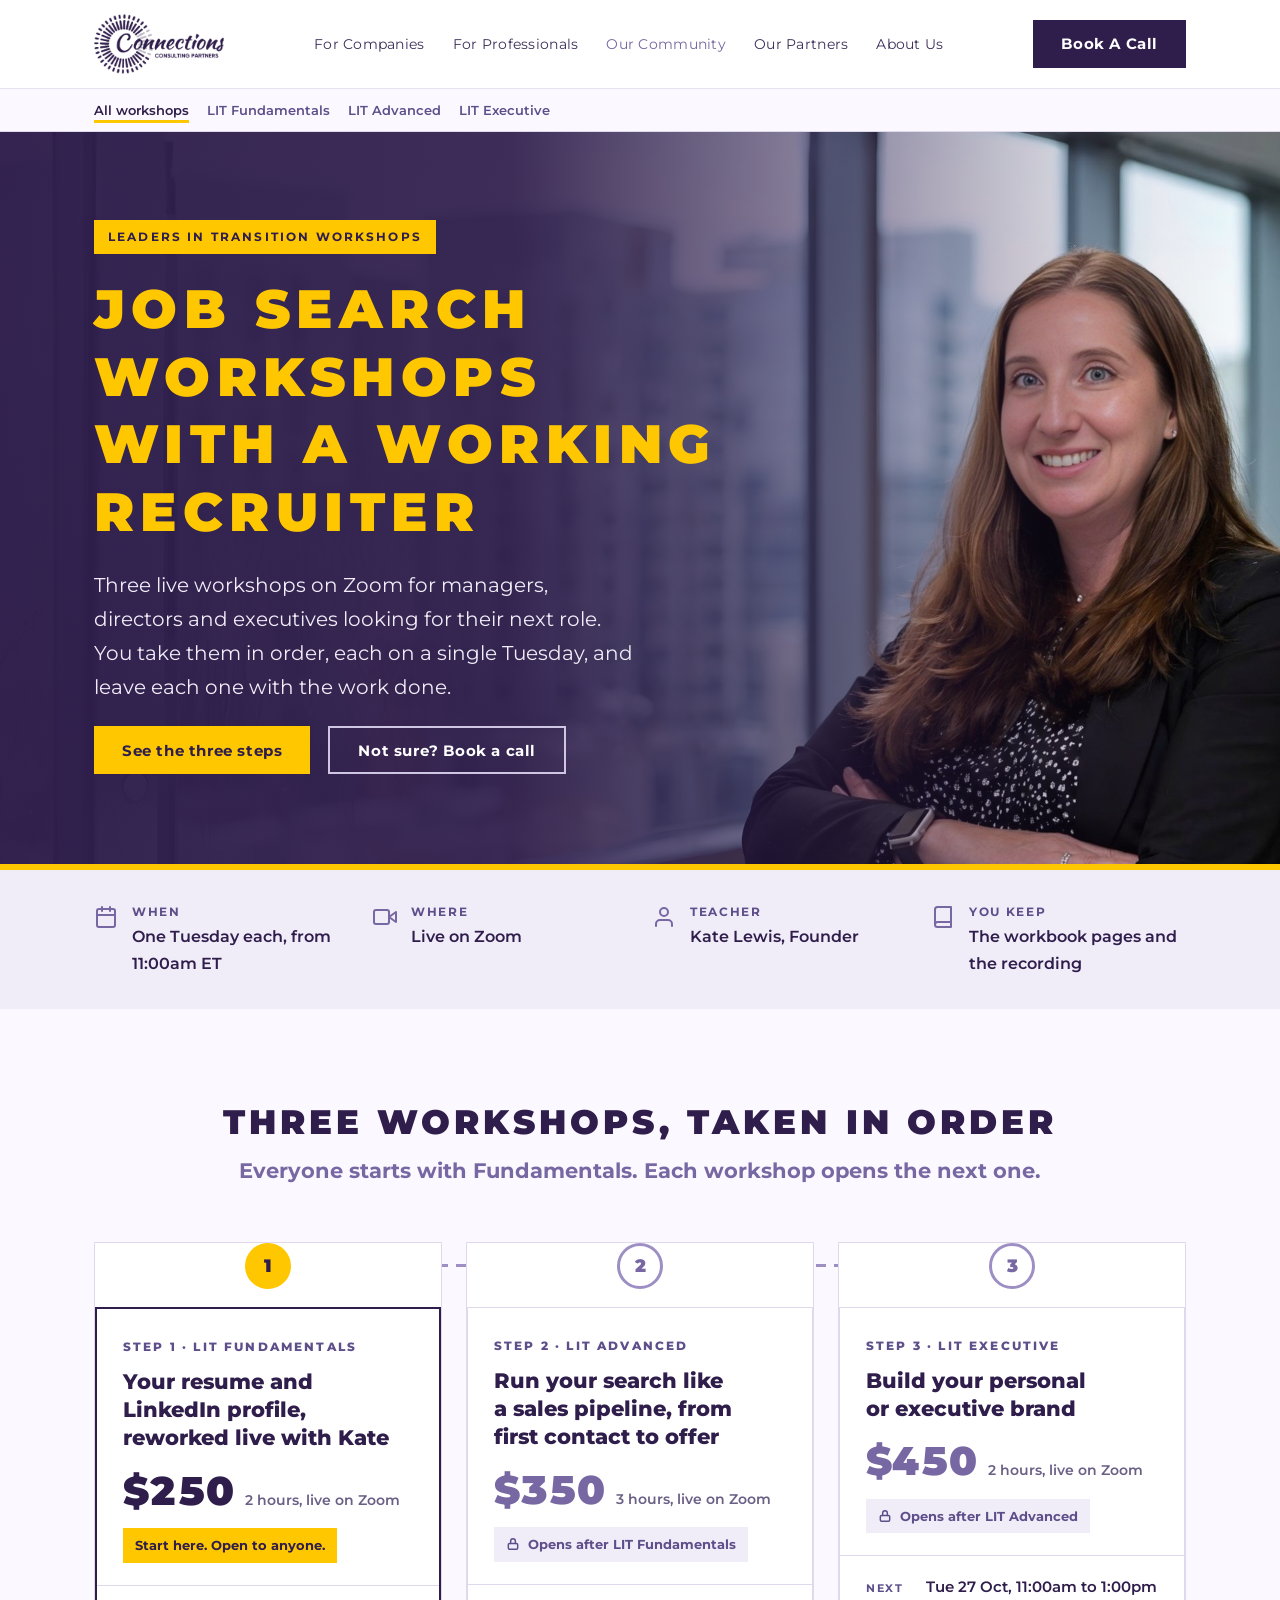
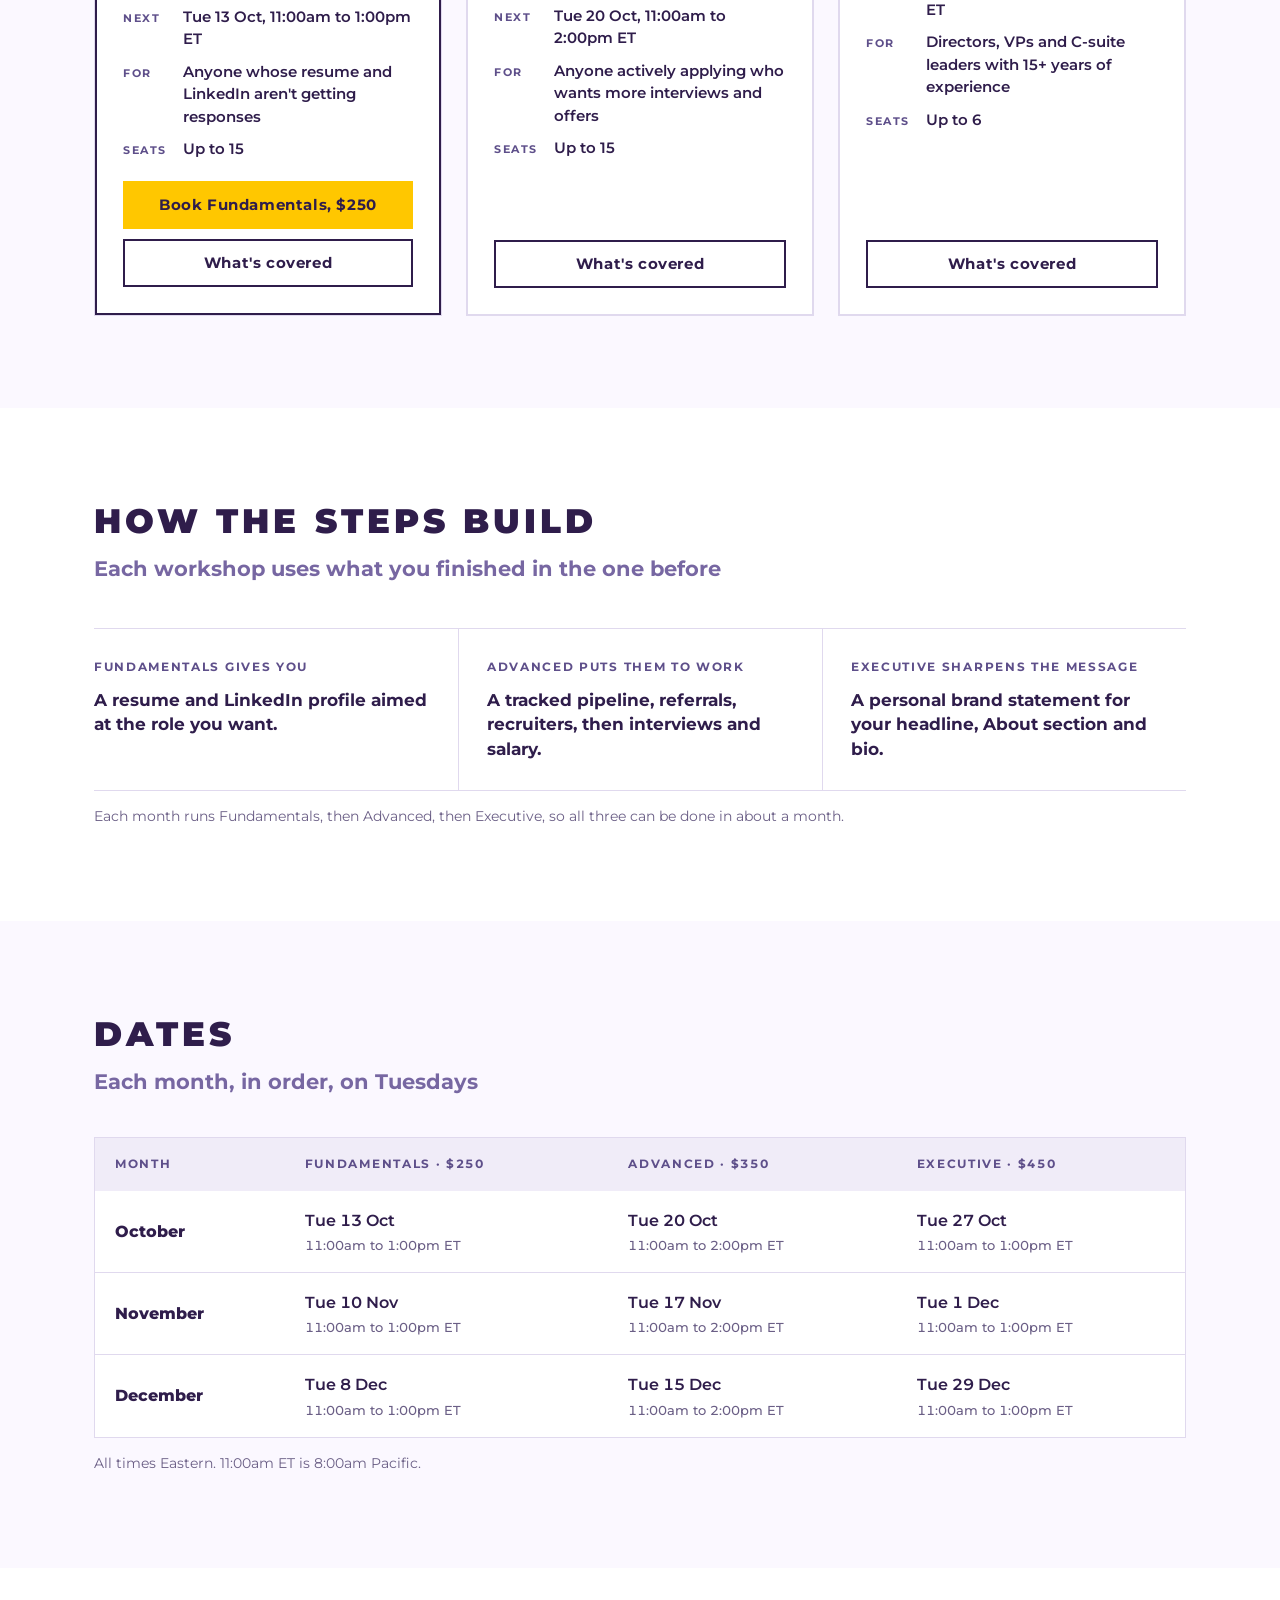
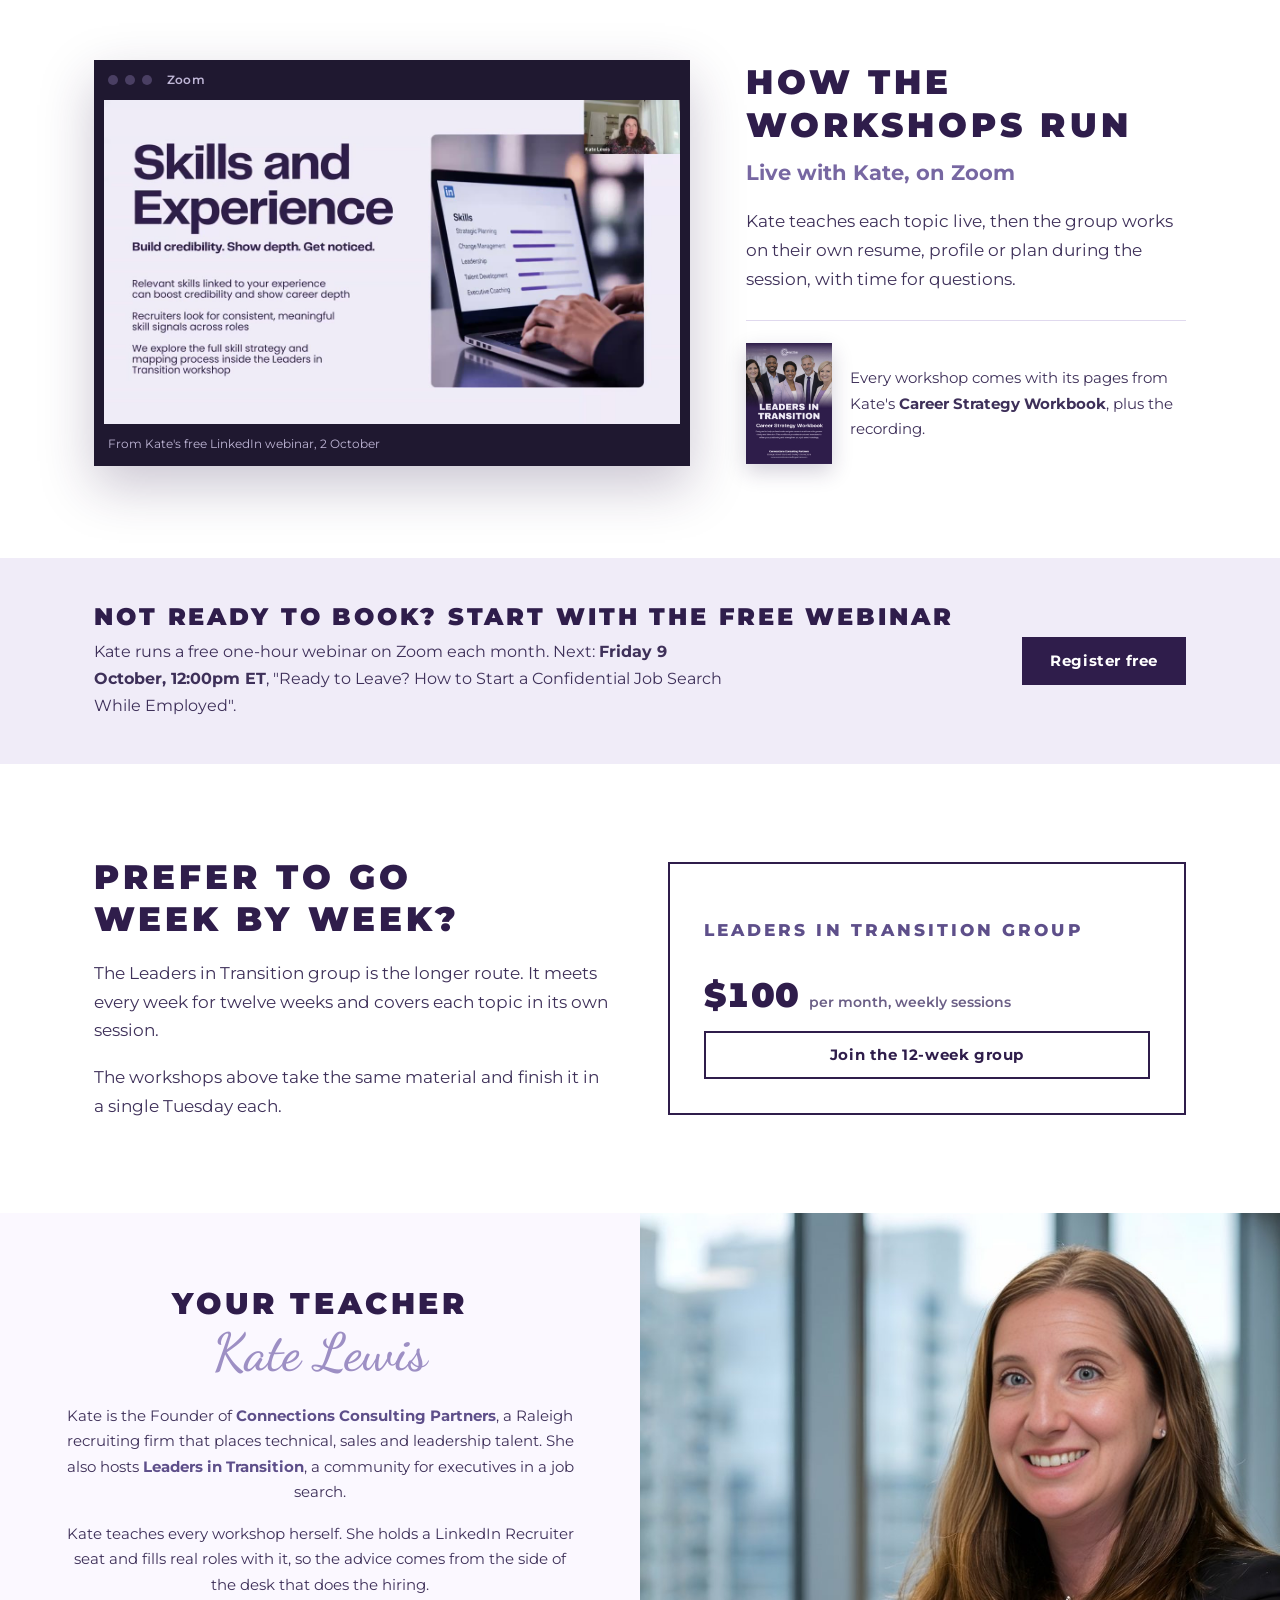
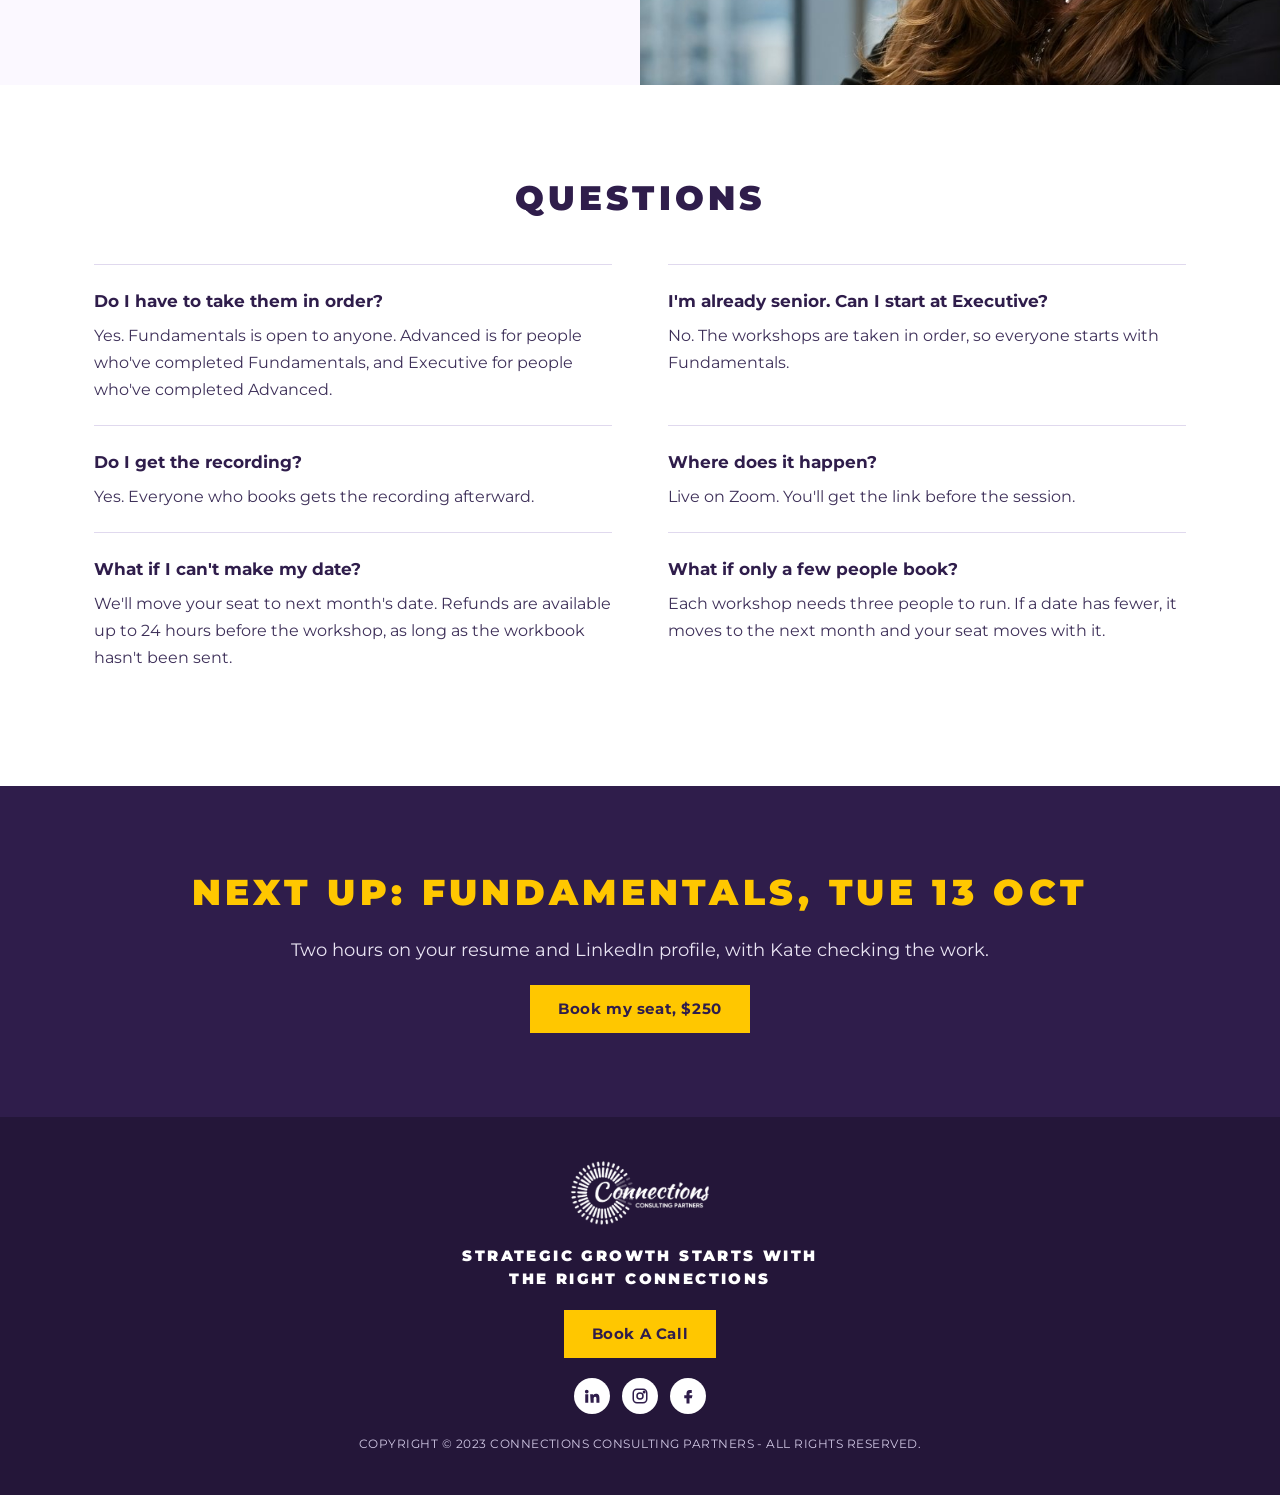
<file: index.html>
<!doctype html>
<html lang="en">
<head>
<meta charset="utf-8">
<meta name="viewport" content="width=device-width, initial-scale=1, viewport-fit=cover">
<meta name="robots" content="noindex">
<title>LIT Workshops</title>
<meta name="description" content="Live small-group workshops on Zoom with recruiter Kate Lewis: resume and LinkedIn, running your search, and your executive brand.">
<link rel="preconnect" href="https://fonts.googleapis.com">
<link rel="preconnect" href="https://fonts.gstatic.com" crossorigin>
<link href="https://fonts.googleapis.com/css2?family=Montserrat:wght@400;500;600;700;800;900&family=Dancing+Script:wght@600&display=swap" rel="stylesheet">
<link rel="stylesheet" href="styles.css">
</head>
<body>
<header>
  <div class="wrap nav">
    <a href="https://www.connectionsconsultingpartners.com/" aria-label="Connections Consulting Partners home"><img src="img/logo-purple.png" alt="Connections Consulting Partners"></a>
    <ul>
      <li><a href="https://www.connectionsconsultingpartners.com/for-companies">For Companies</a></li>
      <li><a href="https://www.connectionsconsultingpartners.com/for-professionals">For Professionals</a></li>
      <li><a href="index.html" aria-current="page">Our Community</a></li>
      <li><a href="https://www.connectionsconsultingpartners.com/our-partners">Our Partners</a></li>
      <li><a href="https://www.connectionsconsultingpartners.com/about-us">About Us</a></li>
    </ul>
    <a class="btn btn-purple" href="https://calendly.com/kateconnections/introduction">Book A Call</a>
  </div>
</header>
<nav class="crumb" aria-label="Workshops"><div class="wrap"><a href="index.html" aria-current="page">All workshops</a><a href="fundamentals.html">LIT Fundamentals</a><a href="advanced.html">LIT Advanced</a><a href="executive.html">LIT Executive</a></div></nav>

<section class="hero">
  <div class="wrap">
    <p class="eyebrow">LEADERS IN TRANSITION WORKSHOPS</p>
    <h1 class="caps">Job search workshops with a working recruiter</h1>
    <p class="lede">Three live workshops on Zoom for managers, directors and executives looking for their next role. You take them in order, each on a single Tuesday, and leave each one with the work done.</p>
    <div class="cta">
      <a class="btn btn-gold" href="#workshops">See the three steps</a>
      <a class="btn btn-line-light" href="https://calendly.com/kateconnections/introduction">Not sure? Book a call</a>
    </div>
  </div>
</section>

<section class="details">
  <div class="wrap">
    <div class="detail"><svg width="24" height="24" viewBox="0 0 24 24" fill="none" stroke="#7767A2" stroke-width="2" stroke-linecap="round" stroke-linejoin="round" aria-hidden="true"><rect x="3" y="4" width="18" height="18" rx="2"/><line x1="16" y1="2" x2="16" y2="6"/><line x1="8" y1="2" x2="8" y2="6"/><line x1="3" y1="10" x2="21" y2="10"/></svg><div><b>WHEN</b><span>One Tuesday each, from 11:00am ET</span></div></div>
    <div class="detail"><svg width="24" height="24" viewBox="0 0 24 24" fill="none" stroke="#7767A2" stroke-width="2" stroke-linecap="round" stroke-linejoin="round" aria-hidden="true"><polygon points="23 7 16 12 23 17 23 7"/><rect x="1" y="5" width="15" height="14" rx="2"/></svg><div><b>WHERE</b><span>Live on Zoom</span></div></div>
    <div class="detail"><svg width="24" height="24" viewBox="0 0 24 24" fill="none" stroke="#7767A2" stroke-width="2" stroke-linecap="round" stroke-linejoin="round" aria-hidden="true"><path d="M20 21v-2a4 4 0 0 0-4-4H8a4 4 0 0 0-4 4v2"/><circle cx="12" cy="7" r="4"/></svg><div><b>TEACHER</b><span>Kate Lewis, Founder</span></div></div>
    <div class="detail"><svg width="24" height="24" viewBox="0 0 24 24" fill="none" stroke="#7767A2" stroke-width="2" stroke-linecap="round" stroke-linejoin="round" aria-hidden="true"><path d="M4 19.5A2.5 2.5 0 0 1 6.5 17H20"/><path d="M6.5 2H20v20H6.5A2.5 2.5 0 0 1 4 19.5v-15A2.5 2.5 0 0 1 6.5 2z"/></svg><div><b>YOU KEEP</b><span>The workbook pages and the recording</span></div></div>
  </div>
</section>

<section class="block tint" id="workshops">
  <div class="wrap center">
    <h2 class="caps">Three workshops, taken in order</h2>
    <p class="sub">Everyone starts with Fundamentals. Each workshop opens the next one.</p>
    <ol class="ladder">
    <li class="tier open">
      <div class="step-num" aria-hidden="true">1</div>
      <article>
        <div class="tier-top">
          <p class="tier-name">STEP 1 · LIT FUNDAMENTALS</p>
          <h3>Your resume and LinkedIn profile, reworked live with Kate</h3>
          <div class="price"><b>$250</b><span>2 hours, live on Zoom</span></div>
          <p class="gate gate-open">Start here. Open to anyone.</p>
        </div>
        <dl>
          <dt>NEXT</dt><dd>Tue 13 Oct, 11:00am to 1:00pm ET</dd>
          <dt>FOR</dt><dd>Anyone whose resume and LinkedIn aren't getting responses</dd>
          <dt>SEATS</dt><dd>Up to 15</dd>
        </dl>
        <div class="tier-actions"><a class="btn btn-gold" href="https://buy.stripe.com/fZucN4eD28Os2YK4WFdAk0n">Book Fundamentals, $250</a><a class="btn btn-line" href="fundamentals.html">What's covered</a></div>
      </article>
    </li>
    <li class="tier locked">
      <div class="step-num" aria-hidden="true">2</div>
      <article>
        <div class="tier-top">
          <p class="tier-name">STEP 2 · LIT ADVANCED</p>
          <h3>Run your search like a sales pipeline, from first contact to offer</h3>
          <div class="price"><b>$350</b><span>3 hours, live on Zoom</span></div>
          <p class="gate"><svg width="14" height="14" viewBox="0 0 24 24" fill="none" stroke="currentColor" stroke-width="2.5" stroke-linecap="round" stroke-linejoin="round" aria-hidden="true"><rect x="4" y="11" width="16" height="10" rx="2"/><path d="M8 11V7a4 4 0 0 1 8 0v4"/></svg>Opens after LIT Fundamentals</p>
        </div>
        <dl>
          <dt>NEXT</dt><dd>Tue 20 Oct, 11:00am to 2:00pm ET</dd>
          <dt>FOR</dt><dd>Anyone actively applying who wants more interviews and offers</dd>
          <dt>SEATS</dt><dd>Up to 15</dd>
        </dl>
        <div class="tier-actions"><a class="btn btn-line" href="advanced.html">What's covered</a></div>
      </article>
    </li>
    <li class="tier locked">
      <div class="step-num" aria-hidden="true">3</div>
      <article>
        <div class="tier-top">
          <p class="tier-name">STEP 3 · LIT EXECUTIVE</p>
          <h3>Build your personal or executive brand</h3>
          <div class="price"><b>$450</b><span>2 hours, live on Zoom</span></div>
          <p class="gate"><svg width="14" height="14" viewBox="0 0 24 24" fill="none" stroke="currentColor" stroke-width="2.5" stroke-linecap="round" stroke-linejoin="round" aria-hidden="true"><rect x="4" y="11" width="16" height="10" rx="2"/><path d="M8 11V7a4 4 0 0 1 8 0v4"/></svg>Opens after LIT Advanced</p>
        </div>
        <dl>
          <dt>NEXT</dt><dd>Tue 27 Oct, 11:00am to 1:00pm ET</dd>
          <dt>FOR</dt><dd>Directors, VPs and C-suite leaders with 15+ years of experience</dd>
          <dt>SEATS</dt><dd>Up to 6</dd>
        </dl>
        <div class="tier-actions"><a class="btn btn-line" href="executive.html">What's covered</a></div>
      </article>
    </li>
    </ol>
  </div>
</section>

<section class="block">
  <div class="wrap">
    <h2 class="caps">How the steps build</h2>
    <p class="sub">Each workshop uses what you finished in the one before</p>
    <div class="paths">
      <div class="path"><p class="label-sm">FUNDAMENTALS GIVES YOU</p><p class="if">A resume and LinkedIn profile aimed at the role you want.</p></div>
      <div class="path"><p class="label-sm">ADVANCED PUTS THEM TO WORK</p><p class="if">A tracked pipeline, referrals, recruiters, then interviews and salary.</p></div>
      <div class="path"><p class="label-sm">EXECUTIVE SHARPENS THE MESSAGE</p><p class="if">A personal brand statement for your headline, About section and bio.</p></div>
    </div>
    <p class="table-note">Each month runs Fundamentals, then Advanced, then Executive, so all three can be done in about a month.</p>
  </div>
</section>

<section class="block tint">
  <div class="wrap">
    <h2 class="caps">Dates</h2>
    <p class="sub">Each month, in order, on Tuesdays</p>
    <div class="table-scroll">
      <table class="dates">
        <thead><tr><th scope="col">MONTH</th><th scope="col">FUNDAMENTALS · $250</th><th scope="col">ADVANCED · $350</th><th scope="col">EXECUTIVE · $450</th></tr></thead>
        <tbody>
<tr><th scope="row">October</th><td>Tue 13 Oct<small>11:00am to 1:00pm ET</small></td><td>Tue 20 Oct<small>11:00am to 2:00pm ET</small></td><td>Tue 27 Oct<small>11:00am to 1:00pm ET</small></td></tr>
<tr><th scope="row">November</th><td>Tue 10 Nov<small>11:00am to 1:00pm ET</small></td><td>Tue 17 Nov<small>11:00am to 2:00pm ET</small></td><td>Tue 1 Dec<small>11:00am to 1:00pm ET</small></td></tr>
<tr><th scope="row">December</th><td>Tue 8 Dec<small>11:00am to 1:00pm ET</small></td><td>Tue 15 Dec<small>11:00am to 2:00pm ET</small></td><td>Tue 29 Dec<small>11:00am to 1:00pm ET</small></td></tr>
        </tbody>
      </table>
    </div>
    <p class="table-note">All times Eastern. 11:00am ET is 8:00am Pacific.</p>
  </div>
</section>

<section class="block">
  <div class="wrap inside">
    <figure class="zoom">
      <div class="zoom-bar"><span></span><span></span><span></span><b>Zoom</b></div>
      <img src="img/session-skills.jpg" alt="Kate Lewis teaching on Zoom during the free LinkedIn webinar on 2 October" loading="lazy">
      <figcaption class="zoom-cap">From Kate's free LinkedIn webinar, 2 October</figcaption>
    </figure>
    <div>
      <h2 class="caps">How the workshops run</h2>
      <p class="sub">Live with Kate, on Zoom</p>
      <p>Kate teaches each topic live, then the group works on their own resume, profile or plan during the session, with time for questions.</p>
      <div class="cover-row">
        <img src="img/wb-f01.jpg" alt="Cover of the Leaders in Transition Career Strategy Workbook" loading="lazy">
        <p>Every workshop comes with its pages from Kate's <b>Career Strategy Workbook</b>, plus the recording.</p>
      </div>
    </div>
  </div>
</section>

<section class="band">
  <div class="wrap">
    <div>
      <h2 class="caps">Not ready to book? Start with the free webinar</h2>
      <p>Kate runs a free one-hour webinar on Zoom each month. Next: <b>Friday 9 October, 12:00pm ET</b>, "Ready to Leave? How to Start a Confidential Job Search While Employed".</p>
    </div>
    <a class="btn btn-purple" href="https://us06web.zoom.us/meeting/register/RaD31dRfSaiPsZeZsuo8YA">Register free</a>
  </div>
</section>

<section class="block">
  <div class="wrap group">
    <div>
      <h2 class="caps">Prefer to go week by week?</h2>
      <p>The Leaders in Transition group is the longer route. It meets every week for twelve weeks and covers each topic in its own session.</p>
      <p>The workshops above take the same material and finish it in a single Tuesday each.</p>
    </div>
    <div class="group-card">
      <p class="tier-name">LEADERS IN TRANSITION GROUP</p>
      <div class="price"><b>$100</b><span>per month, weekly sessions</span></div>
      <a class="btn btn-line" href="https://buy.stripe.com/4gM4gyeD21m06aW60JdAk0i">Join the 12-week group</a>
    </div>
  </div>
</section>

<section class="host">
  <div class="text">
    <h2 class="caps" style="font-size:clamp(22px,2.6vw,30px)">Your teacher</h2>
    <div class="script">Kate Lewis</div>
    <p>Kate is the Founder of <b style="color:var(--lav-text)">Connections Consulting Partners</b>, a Raleigh recruiting firm that places technical, sales and leadership talent. She also hosts <b style="color:var(--lav-text)">Leaders in Transition</b>, a community for executives in a job search.</p>
    <p>Kate teaches every workshop herself. She holds a LinkedIn Recruiter seat and fills real roles with it, so the advice comes from the side of the desk that does the hiring.</p>
  </div>
  <div class="photo" role="img" aria-label="Kate Lewis"></div>
</section>

<section class="block">
  <div class="wrap center">
    <h2 class="caps">Questions</h2>
    <div class="faq">
      <div><h3>Do I have to take them in order?</h3><p>Yes. Fundamentals is open to anyone. Advanced is for people who've completed Fundamentals, and Executive for people who've completed Advanced.</p></div>
      <div><h3>I'm already senior. Can I start at Executive?</h3><p>No. The workshops are taken in order, so everyone starts with Fundamentals.</p></div>
      <div><h3>Do I get the recording?</h3><p>Yes. Everyone who books gets the recording afterward.</p></div>
      <div><h3>Where does it happen?</h3><p>Live on Zoom. You'll get the link before the session.</p></div>
      <div><h3>What if I can't make my date?</h3><p>We'll move your seat to next month's date. Refunds are available up to 24 hours before the workshop, as long as the workbook hasn't been sent.</p></div>
      <div><h3>What if only a few people book?</h3><p>Each workshop needs three people to run. If a date has fewer, it moves to the next month and your seat moves with it.</p></div>
    </div>
  </div>
</section>

<section class="final">
  <div class="wrap">
    <h2 class="caps">Next up: Fundamentals, Tue 13 Oct</h2>
    <p>Two hours on your resume and LinkedIn profile, with Kate checking the work.</p>
    <a class="btn btn-gold" href="https://buy.stripe.com/fZucN4eD28Os2YK4WFdAk0n">Book my seat, $250</a>
  </div>
</section>

<footer>
  <div class="wrap">
    <img src="img/logo-white.png" alt="Connections Consulting Partners">
    <p class="tag">Strategic growth starts with<br>the right connections</p>
    <a class="btn btn-gold" href="https://calendly.com/kateconnections/introduction">Book A Call</a>
    <div class="social">
      <a href="https://www.linkedin.com/company/connections-consulting-partners/" aria-label="LinkedIn"><svg width="18" height="18" viewBox="0 0 24 24" fill="#2F1D4B" aria-hidden="true"><path d="M4.98 3.5a2.5 2.5 0 1 1 0 5 2.5 2.5 0 0 1 0-5zM3 9.5h4V21H3zM9.5 9.5h3.8v1.6h.05c.53-1 1.830-2.05 3.77-2.05 4.03 0 4.78 2.65 4.78 6.1V21h-4v-5.1c0-1.22-.02-2.780-1.7-2.78-1.7 0-1.96 1.33-1.96 2.7V21h-4z"/></svg></a>
      <a href="https://www.instagram.com/connectionscp/" aria-label="Instagram"><svg width="18" height="18" viewBox="0 0 24 24" fill="none" stroke="#2F1D4B" stroke-width="2" aria-hidden="true"><rect x="3" y="3" width="18" height="18" rx="5"/><circle cx="12" cy="12" r="4"/><circle cx="17.5" cy="6.5" r="1" fill="#2F1D4B"/></svg></a>
      <a href="https://www.facebook.com/people/Connections-Consulting-Partners/100091531892039/" aria-label="Facebook"><svg width="18" height="18" viewBox="0 0 24 24" fill="#2F1D4B" aria-hidden="true"><path d="M14 8h3V4h-3c-2.76 0-4 1.79-4 4.5V11H7v4h3v7h4v-7h3l1-4h-4V8.8c0-.5.3-.8 1-.8z"/></svg></a>
    </div>
    <small>COPYRIGHT © 2023 CONNECTIONS CONSULTING PARTNERS - ALL RIGHTS RESERVED.</small>
  </div>
</footer>
</body>
</html>
</file>
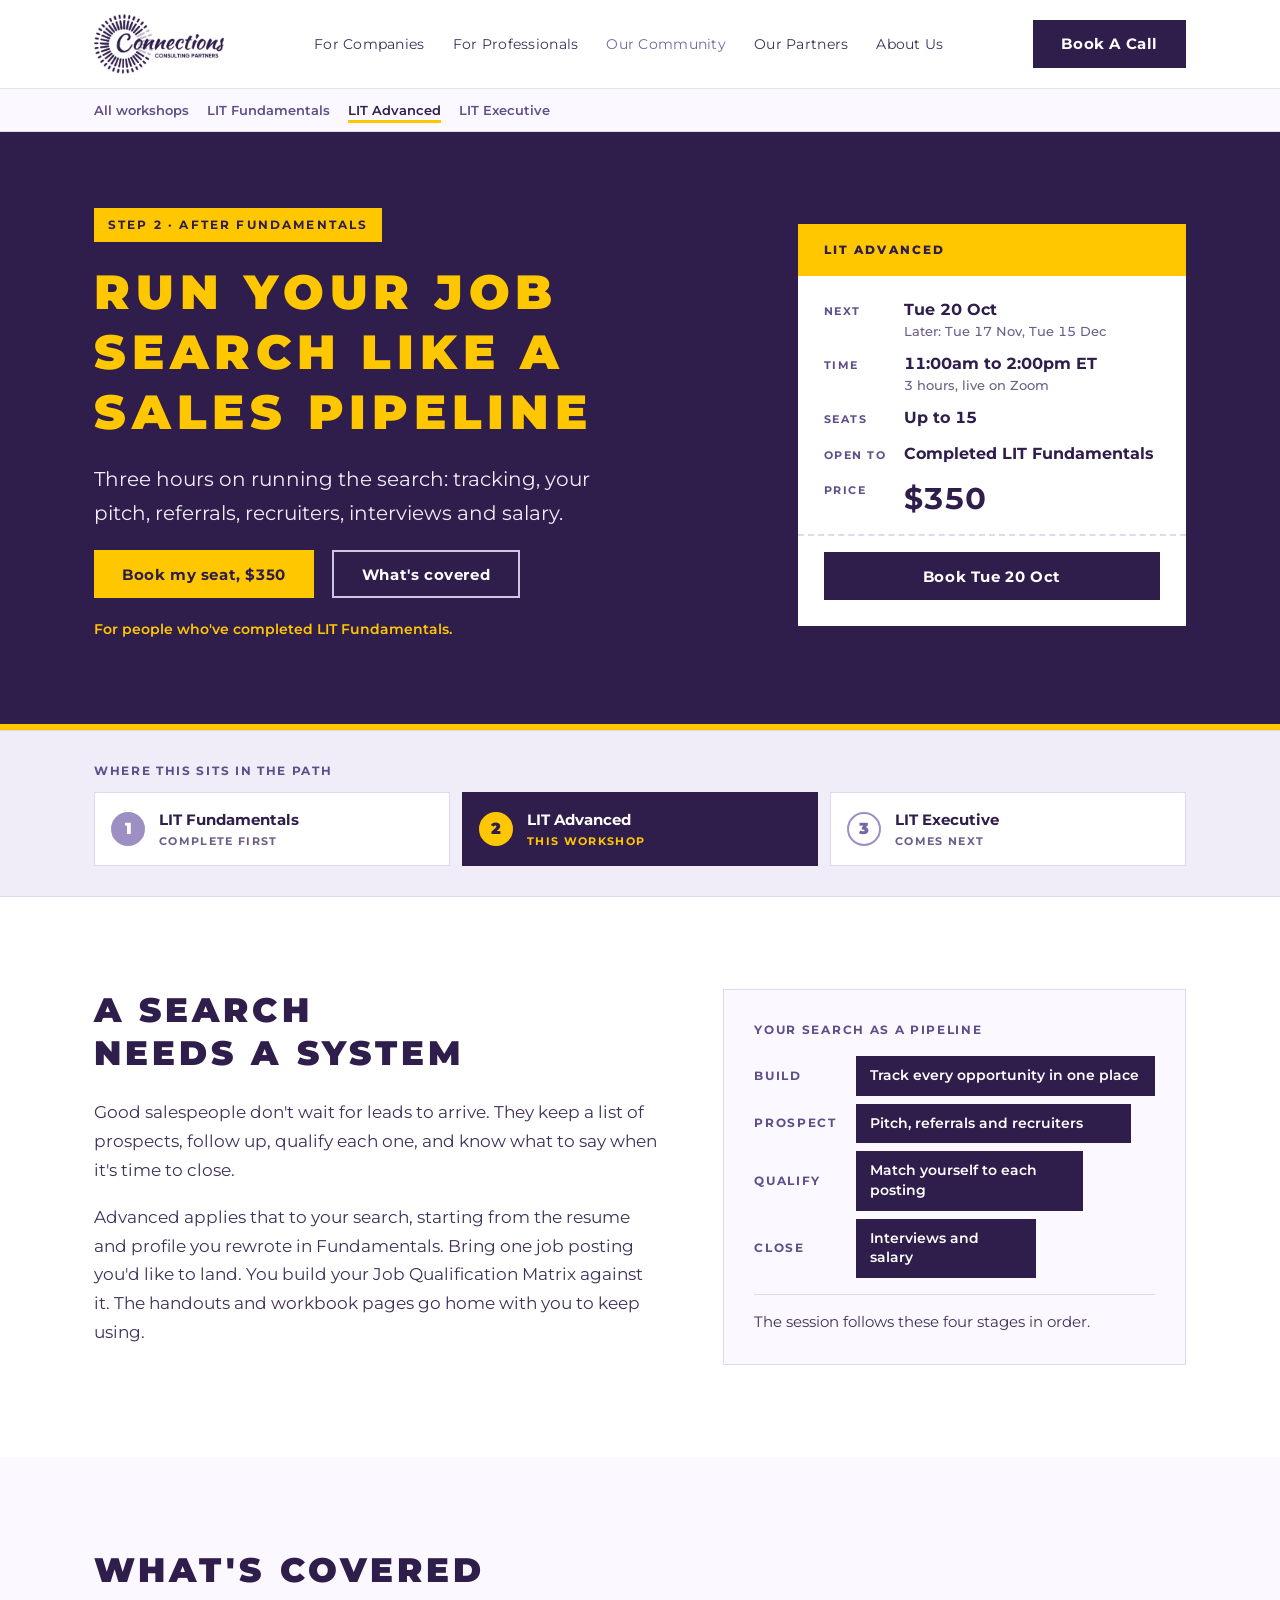
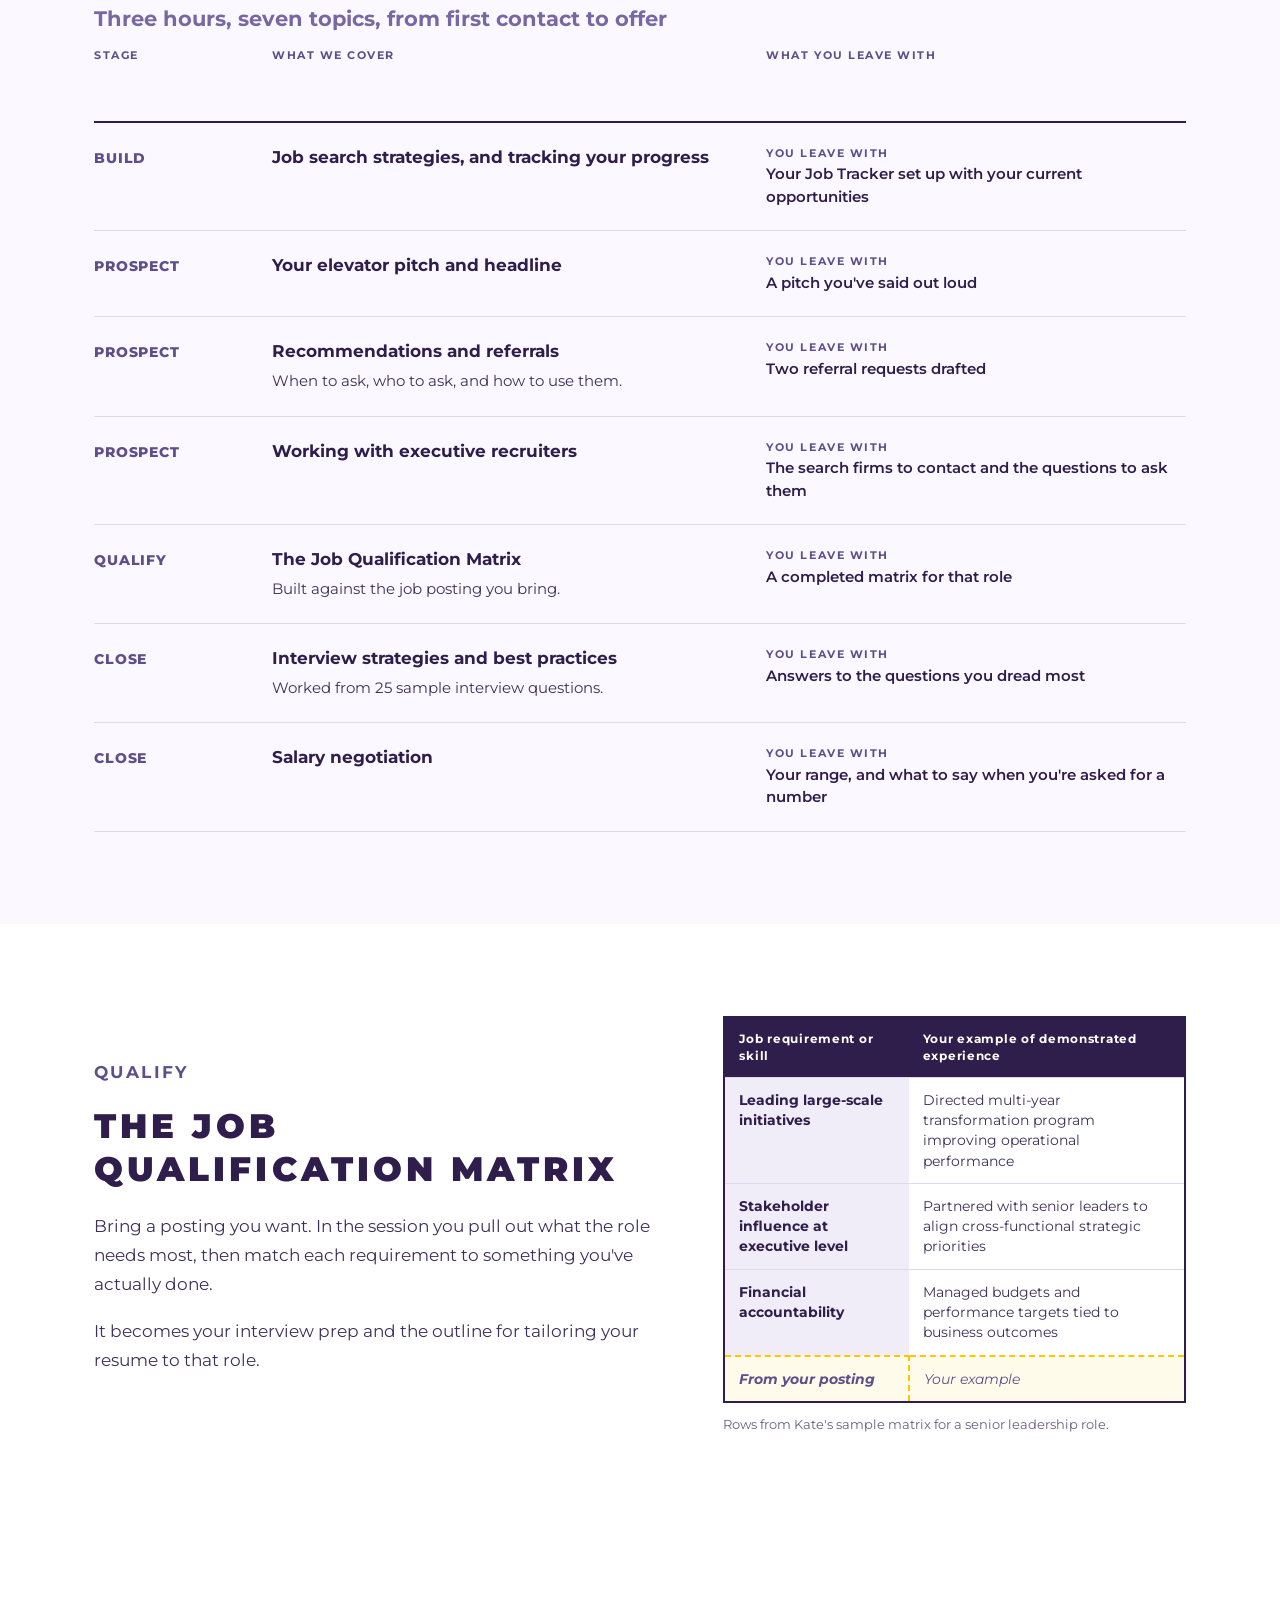
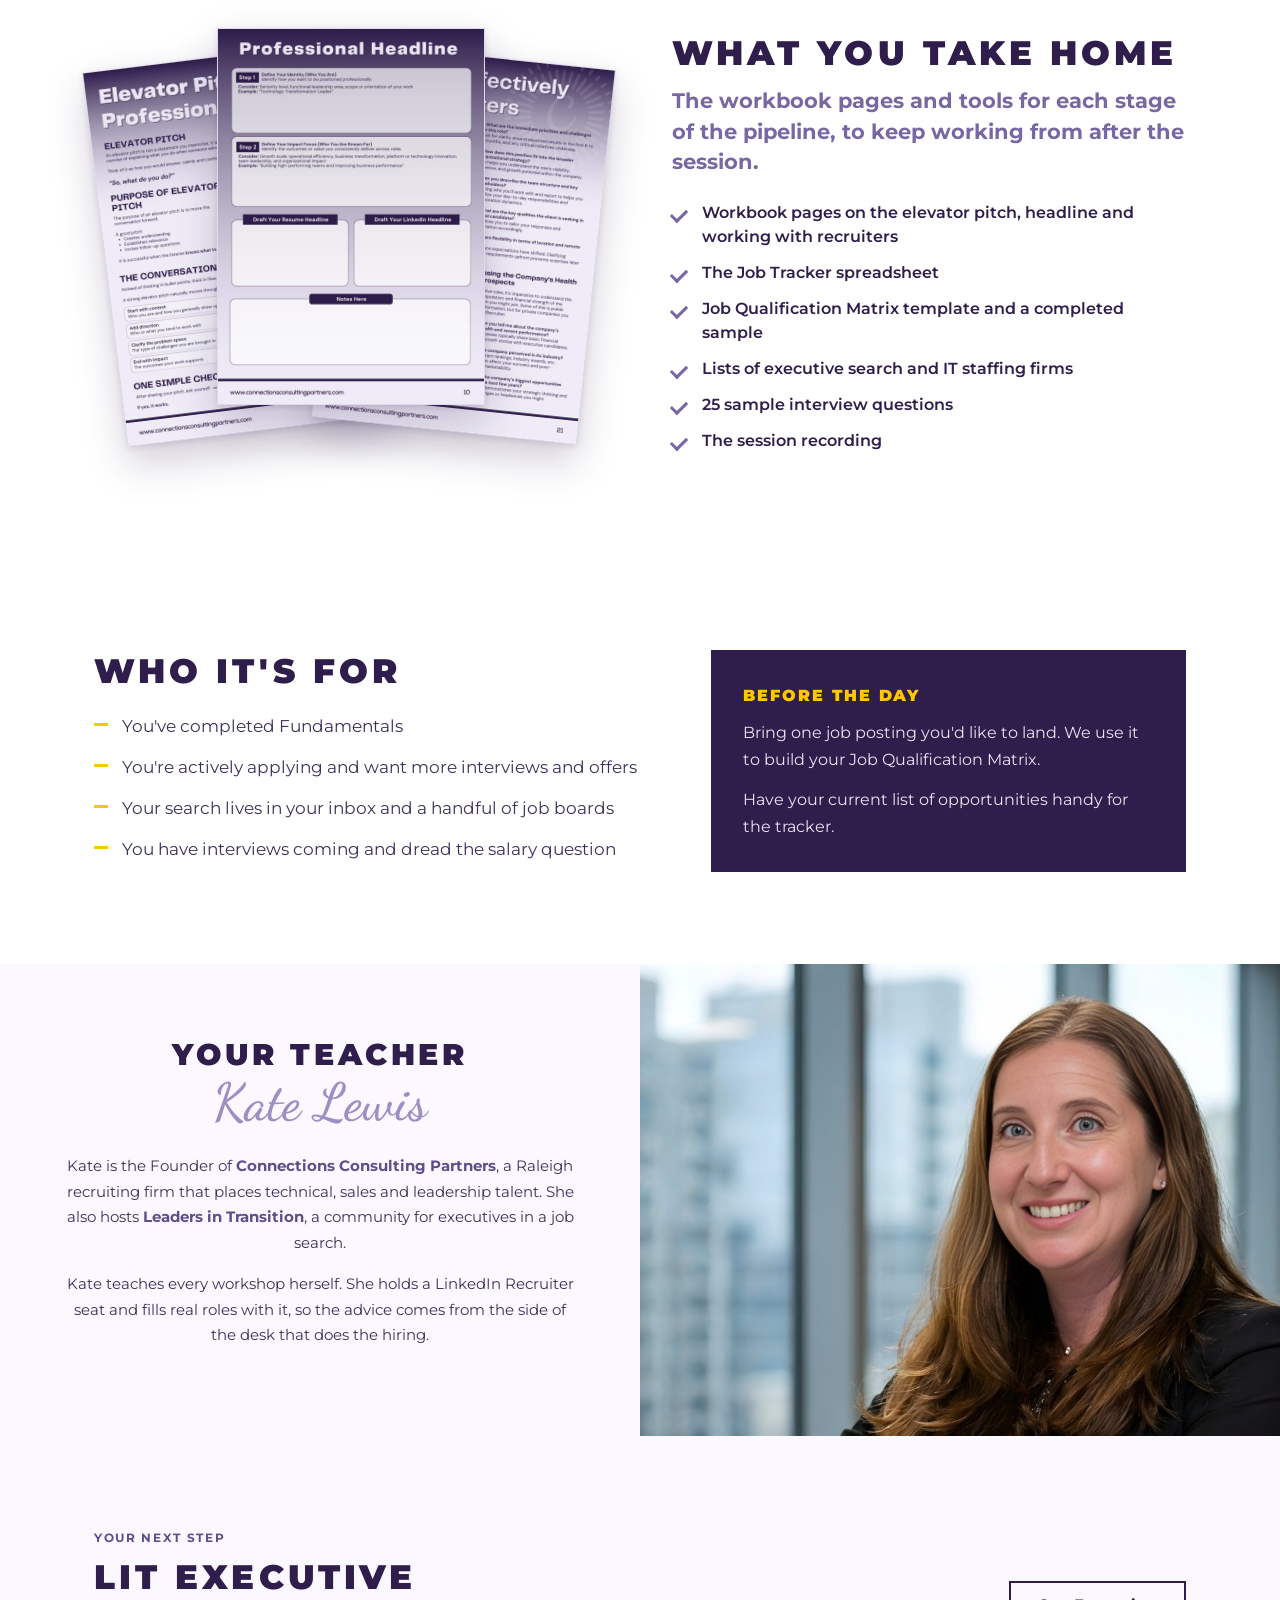
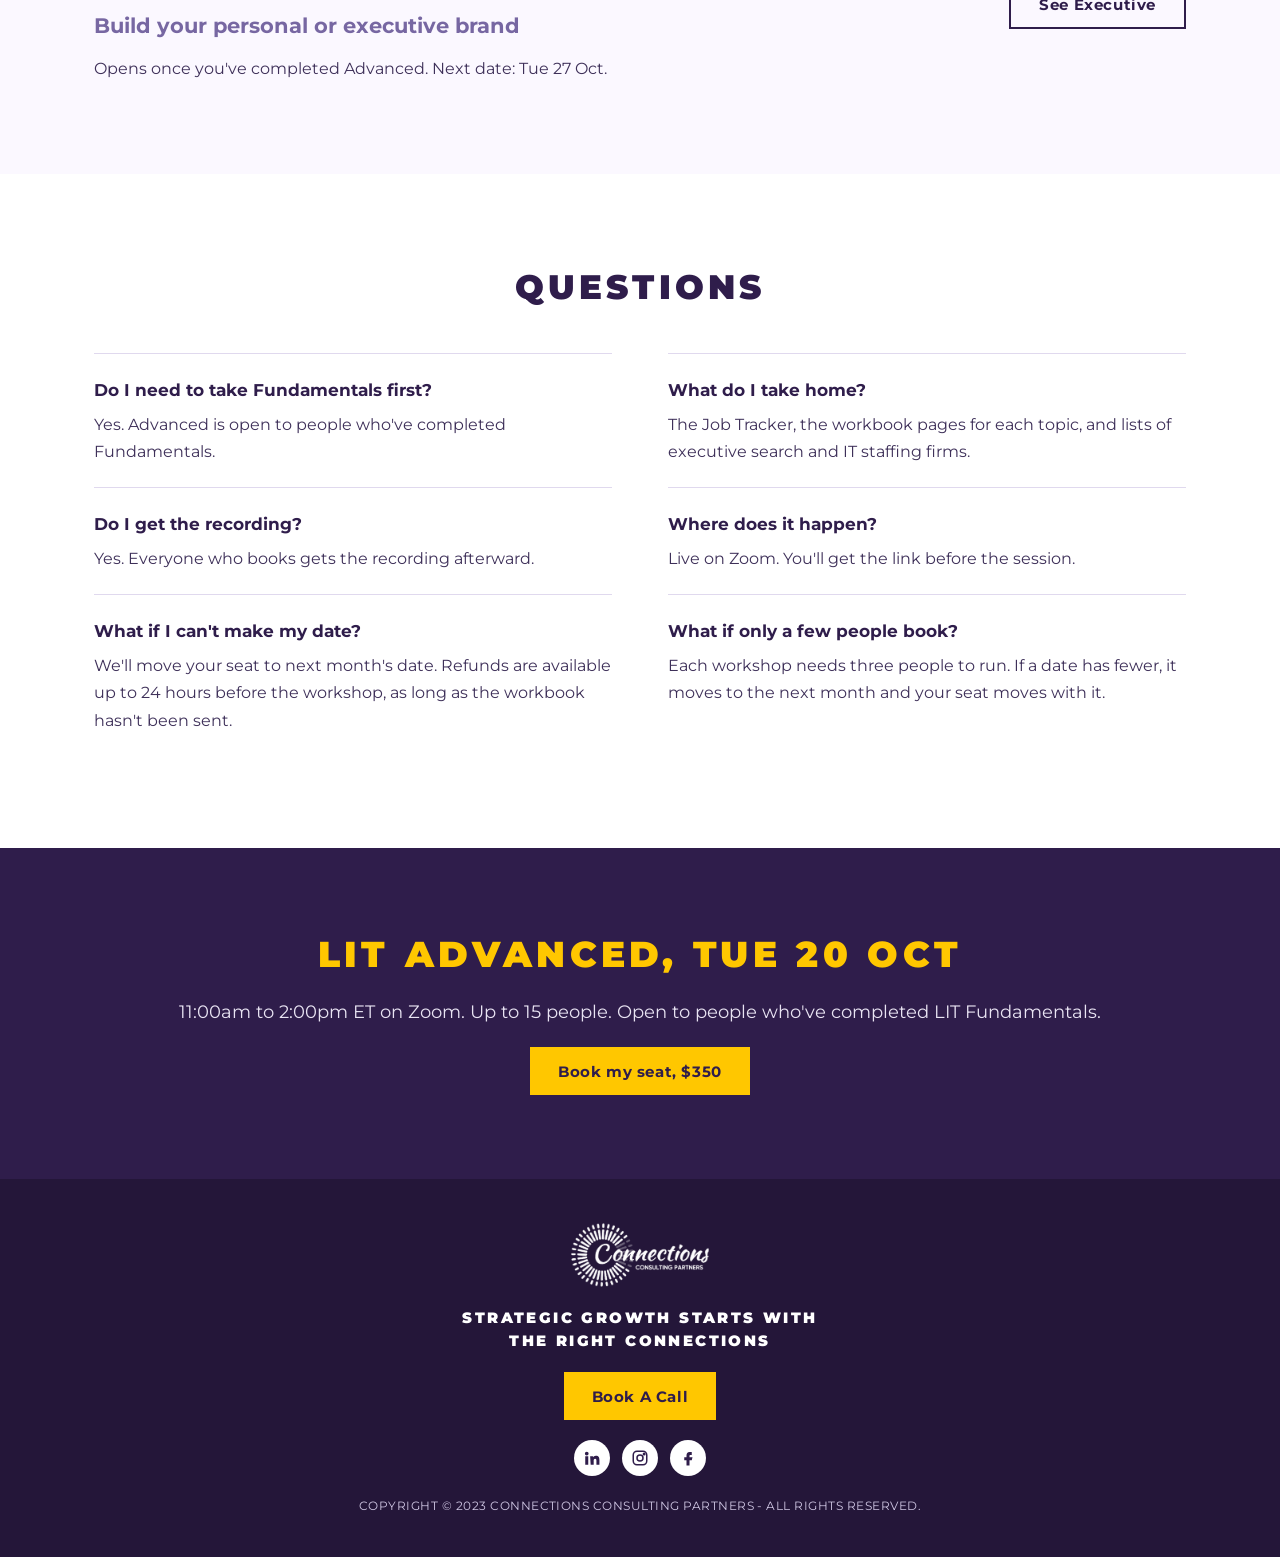
<file: advanced.html>
<!doctype html>
<html lang="en">
<head>
<meta charset="utf-8">
<meta name="viewport" content="width=device-width, initial-scale=1, viewport-fit=cover">
<meta name="robots" content="noindex">
<title>LIT Advanced</title>
<meta name="description" content="LIT Advanced: Run your search like a sales pipeline, from first contact to offer. 3 hours live on Zoom with Kate Lewis, $350.">
<link rel="preconnect" href="https://fonts.googleapis.com">
<link rel="preconnect" href="https://fonts.gstatic.com" crossorigin>
<link href="https://fonts.googleapis.com/css2?family=Montserrat:wght@400;500;600;700;800;900&family=Dancing+Script:wght@600&display=swap" rel="stylesheet">
<link rel="stylesheet" href="styles.css">
</head>
<body>
<header>
  <div class="wrap nav">
    <a href="https://www.connectionsconsultingpartners.com/" aria-label="Connections Consulting Partners home"><img src="img/logo-purple.png" alt="Connections Consulting Partners"></a>
    <ul>
      <li><a href="https://www.connectionsconsultingpartners.com/for-companies">For Companies</a></li>
      <li><a href="https://www.connectionsconsultingpartners.com/for-professionals">For Professionals</a></li>
      <li><a href="index.html" aria-current="page">Our Community</a></li>
      <li><a href="https://www.connectionsconsultingpartners.com/our-partners">Our Partners</a></li>
      <li><a href="https://www.connectionsconsultingpartners.com/about-us">About Us</a></li>
    </ul>
    <a class="btn btn-purple" href="https://calendly.com/kateconnections/introduction">Book A Call</a>
  </div>
</header>
<nav class="crumb" aria-label="Workshops"><div class="wrap"><a href="index.html">All workshops</a><a href="fundamentals.html">LIT Fundamentals</a><a href="advanced.html" aria-current="page">LIT Advanced</a><a href="executive.html">LIT Executive</a></div></nav>

<section class="thero">
  <div class="wrap">
    <div class="text">
      <p class="eyebrow">STEP 2 · AFTER FUNDAMENTALS</p>
      <h1 class="caps">Run your job search like a sales pipeline</h1>
      <p class="lede">Three hours on running the search: tracking, your pitch, referrals, recruiters, interviews and salary.</p>
      <div class="cta">
        <a class="btn btn-gold" href="https://buy.stripe.com/5kQ6oGdyY7KogPA60JdAk0o">Book my seat, $350</a>
        <a class="btn btn-line-light" href="#covered">What's covered</a>
      </div>
      <p class="hero-gate">For people who've completed LIT Fundamentals.</p>
    </div>
    <aside class="ticket" aria-label="Workshop details">
      <div class="ticket-head">LIT ADVANCED</div>
      <dl>
        <dt>NEXT</dt><dd>Tue 20 Oct<small>Later: Tue 17 Nov, Tue 15 Dec</small></dd>
        <dt>TIME</dt><dd>11:00am to 2:00pm ET<small>3 hours, live on Zoom</small></dd>
        <dt>SEATS</dt><dd>Up to 15</dd>
        <dt>OPEN TO</dt><dd>Completed LIT Fundamentals</dd>
        <dt>PRICE</dt><dd class="ticket-price">$350</dd>
      </dl>
      <div class="perf"></div>
      <a class="btn btn-purple" href="https://buy.stripe.com/5kQ6oGdyY7KogPA60JdAk0o">Book Tue 20 Oct</a>
    </aside>
  </div>
</section>
<section class="pathbar" aria-label="The three steps">
  <div class="wrap"><p class="label-sm">WHERE THIS SITS IN THE PATH</p><ol><li class="done"><a href="fundamentals.html"><span class="pn">1</span><span class="pt"><b>LIT Fundamentals</b><small>COMPLETE FIRST</small></span></a></li><li class="here"><a href="advanced.html" aria-current="page"><span class="pn">2</span><span class="pt"><b>LIT Advanced</b><small>THIS WORKSHOP</small></span></a></li><li class="later"><a href="executive.html"><span class="pn">3</span><span class="pt"><b>LIT Executive</b><small>COMES NEXT</small></span></a></li></ol></div>
</section>

<section class="block">
  <div class="wrap split">
    <div>
      <h2 class="caps" style="margin-bottom:24px">A search needs a system</h2>
      <p>Good salespeople don't wait for leads to arrive. They keep a list of prospects, follow up, qualify each one, and know what to say when it's time to close.</p><p>Advanced applies that to your search, starting from the resume and profile you rewrote in Fundamentals. Bring one job posting you'd like to land. You build your Job Qualification Matrix against it. The handouts and workbook pages go home with you to keep using.</p>
    </div>
    <div class="panel" aria-label="The four stages of the pipeline">
      <p class="label">YOUR SEARCH AS A PIPELINE</p>
      <div class="pipe">
        <div class="stage"><b>BUILD</b><span>Track every opportunity in one place</span></div>
        <div class="stage"><b>PROSPECT</b><span style="width:92%">Pitch, referrals and recruiters</span></div>
        <div class="stage"><b>QUALIFY</b><span style="width:76%">Match yourself to each posting</span></div>
        <div class="stage"><b>CLOSE</b><span style="width:60%">Interviews and salary</span></div>
      </div>
      <p class="note">The session follows these four stages in order.</p>
    </div>
  </div>
</section>

<section class="block tint" id="covered">
  <div class="wrap">
    <h2 class="caps">What's covered</h2>
    <p class="sub">Three hours, seven topics, from first contact to offer</p>
    <div class="agenda-head"><span>STAGE</span><span>WHAT WE COVER</span><span>WHAT YOU LEAVE WITH</span></div>
<div class="agenda"><div class="row"><div class="t">BUILD</div><div><h3>Job search strategies, and tracking your progress</h3></div><div class="out"><b>YOU LEAVE WITH</b>Your Job Tracker set up with your current opportunities</div></div>
<div class="row"><div class="t">PROSPECT</div><div><h3>Your elevator pitch and headline</h3></div><div class="out"><b>YOU LEAVE WITH</b>A pitch you've said out loud</div></div>
<div class="row"><div class="t">PROSPECT</div><div><h3>Recommendations and referrals</h3><p>When to ask, who to ask, and how to use them.</p></div><div class="out"><b>YOU LEAVE WITH</b>Two referral requests drafted</div></div>
<div class="row"><div class="t">PROSPECT</div><div><h3>Working with executive recruiters</h3></div><div class="out"><b>YOU LEAVE WITH</b>The search firms to contact and the questions to ask them</div></div>
<div class="row"><div class="t">QUALIFY</div><div><h3>The Job Qualification Matrix</h3><p>Built against the job posting you bring.</p></div><div class="out"><b>YOU LEAVE WITH</b>A completed matrix for that role</div></div>
<div class="row"><div class="t">CLOSE</div><div><h3>Interview strategies and best practices</h3><p>Worked from 25 sample interview questions.</p></div><div class="out"><b>YOU LEAVE WITH</b>Answers to the questions you dread most</div></div>
<div class="row"><div class="t">CLOSE</div><div><h3>Salary negotiation</h3></div><div class="out"><b>YOU LEAVE WITH</b>Your range, and what to say when you're asked for a number</div></div>
</div>
  </div>
</section>
<section class="block">
  <div class="wrap split matrix-wrap">
    <div>
      <p class="label-sm">QUALIFY</p>
      <h2 class="caps" style="margin-bottom:22px">The Job Qualification Matrix</h2>
      <p>Bring a posting you want. In the session you pull out what the role needs most, then match each requirement to something you've actually done.</p>
      <p>It becomes your interview prep and the outline for tailoring your resume to that role.</p>
    </div>
    <figure class="matrix">
      <table>
        <thead><tr><th scope="col">Job requirement or skill</th><th scope="col">Your example of demonstrated experience</th></tr></thead>
        <tbody>
          <tr><th scope="row">Leading large-scale initiatives</th><td>Directed multi-year transformation program improving operational performance</td></tr>
          <tr><th scope="row">Stakeholder influence at executive level</th><td>Partnered with senior leaders to align cross-functional strategic priorities</td></tr>
          <tr><th scope="row">Financial accountability</th><td>Managed budgets and performance targets tied to business outcomes</td></tr>
          <tr class="blank"><th scope="row">From your posting</th><td>Your example</td></tr>
        </tbody>
      </table>
      <figcaption>Rows from Kate's sample matrix for a senior leadership role.</figcaption>
    </figure>
  </div>
</section>
<section class="block">
  <div class="wrap takehome">
    <div class="fan" role="img" aria-label="Pages from the Leaders in Transition workbook"><img src="img/wb-f08.jpg" alt="" loading="lazy"><img src="img/wb-f11.jpg" alt="" loading="lazy"><img src="img/wb-f22.jpg" alt="" loading="lazy"></div>
    <div>
      <h2 class="caps">What you take home</h2>
      <p class="sub">The workbook pages and tools for each stage of the pipeline, to keep working from after the session.</p>
      <ul class="ticks"><li>Workbook pages on the elevator pitch, headline and working with recruiters</li><li>The Job Tracker spreadsheet</li><li>Job Qualification Matrix template and a completed sample</li><li>Lists of executive search and IT staffing firms</li><li>25 sample interview questions</li><li>The session recording</li></ul>
    </div>
  </div>
</section>

<section class="block">
  <div class="wrap who-grid">
    <div>
      <h2 class="caps">Who it's for</h2>
      <ul><li>You've completed Fundamentals</li><li>You're actively applying and want more interviews and offers</li><li>Your search lives in your inbox and a handful of job boards</li><li>You have interviews coming and dread the salary question</li></ul>
    </div>
    <div class="bring">
      <h3>Before the day</h3>
      <p>Bring one job posting you'd like to land. We use it to build your Job Qualification Matrix.</p><p>Have your current list of opportunities handy for the tracker.</p>
    </div>
  </div>
</section>

<section class="host">
  <div class="text">
    <h2 class="caps" style="font-size:clamp(22px,2.6vw,30px)">Your teacher</h2>
    <div class="script">Kate Lewis</div>
    <p>Kate is the Founder of <b style="color:var(--lav-text)">Connections Consulting Partners</b>, a Raleigh recruiting firm that places technical, sales and leadership talent. She also hosts <b style="color:var(--lav-text)">Leaders in Transition</b>, a community for executives in a job search.</p>
    <p>Kate teaches every workshop herself. She holds a LinkedIn Recruiter seat and fills real roles with it, so the advice comes from the side of the desk that does the hiring.</p>
  </div>
  <div class="photo" role="img" aria-label="Kate Lewis"></div>
</section>

<section class="block tint">
  <div class="wrap nextstep">
    <div>
      <p class="label-sm">YOUR NEXT STEP</p>
      <h2 class="caps">LIT Executive</h2>
      <p class="sub">Build your personal or executive brand</p>
      <p>Opens once you've completed Advanced. Next date: Tue 27 Oct.</p>
    </div>
    <a class="btn btn-line" href="executive.html">See Executive</a>
  </div>
</section>

<section class="block">
  <div class="wrap center">
    <h2 class="caps">Questions</h2>
    <div class="faq">
      <div><h3>Do I need to take Fundamentals first?</h3><p>Yes. Advanced is open to people who've completed Fundamentals.</p></div><div><h3>What do I take home?</h3><p>The Job Tracker, the workbook pages for each topic, and lists of executive search and IT staffing firms.</p></div><div><h3>Do I get the recording?</h3><p>Yes. Everyone who books gets the recording afterward.</p></div><div><h3>Where does it happen?</h3><p>Live on Zoom. You'll get the link before the session.</p></div><div><h3>What if I can't make my date?</h3><p>We'll move your seat to next month's date. Refunds are available up to 24 hours before the workshop, as long as the workbook hasn't been sent.</p></div><div><h3>What if only a few people book?</h3><p>Each workshop needs three people to run. If a date has fewer, it moves to the next month and your seat moves with it.</p></div>
    </div>
  </div>
</section>

<section class="final">
  <div class="wrap">
    <h2 class="caps">LIT Advanced, Tue 20 Oct</h2>
    <p>11:00am to 2:00pm ET on Zoom. Up to 15 people. Open to people who've completed LIT Fundamentals.</p>
    <a class="btn btn-gold" href="https://buy.stripe.com/5kQ6oGdyY7KogPA60JdAk0o">Book my seat, $350</a>
  </div>
</section>

<footer>
  <div class="wrap">
    <img src="img/logo-white.png" alt="Connections Consulting Partners">
    <p class="tag">Strategic growth starts with<br>the right connections</p>
    <a class="btn btn-gold" href="https://calendly.com/kateconnections/introduction">Book A Call</a>
    <div class="social">
      <a href="https://www.linkedin.com/company/connections-consulting-partners/" aria-label="LinkedIn"><svg width="18" height="18" viewBox="0 0 24 24" fill="#2F1D4B" aria-hidden="true"><path d="M4.98 3.5a2.5 2.5 0 1 1 0 5 2.5 2.5 0 0 1 0-5zM3 9.5h4V21H3zM9.5 9.5h3.8v1.6h.05c.53-1 1.830-2.05 3.77-2.05 4.03 0 4.78 2.65 4.78 6.1V21h-4v-5.1c0-1.22-.02-2.780-1.7-2.78-1.7 0-1.96 1.33-1.96 2.7V21h-4z"/></svg></a>
      <a href="https://www.instagram.com/connectionscp/" aria-label="Instagram"><svg width="18" height="18" viewBox="0 0 24 24" fill="none" stroke="#2F1D4B" stroke-width="2" aria-hidden="true"><rect x="3" y="3" width="18" height="18" rx="5"/><circle cx="12" cy="12" r="4"/><circle cx="17.5" cy="6.5" r="1" fill="#2F1D4B"/></svg></a>
      <a href="https://www.facebook.com/people/Connections-Consulting-Partners/100091531892039/" aria-label="Facebook"><svg width="18" height="18" viewBox="0 0 24 24" fill="#2F1D4B" aria-hidden="true"><path d="M14 8h3V4h-3c-2.76 0-4 1.79-4 4.5V11H7v4h3v7h4v-7h3l1-4h-4V8.8c0-.5.3-.8 1-.8z"/></svg></a>
    </div>
    <small>COPYRIGHT © 2023 CONNECTIONS CONSULTING PARTNERS - ALL RIGHTS RESERVED.</small>
  </div>
</footer>
</body>
</html>
</file>
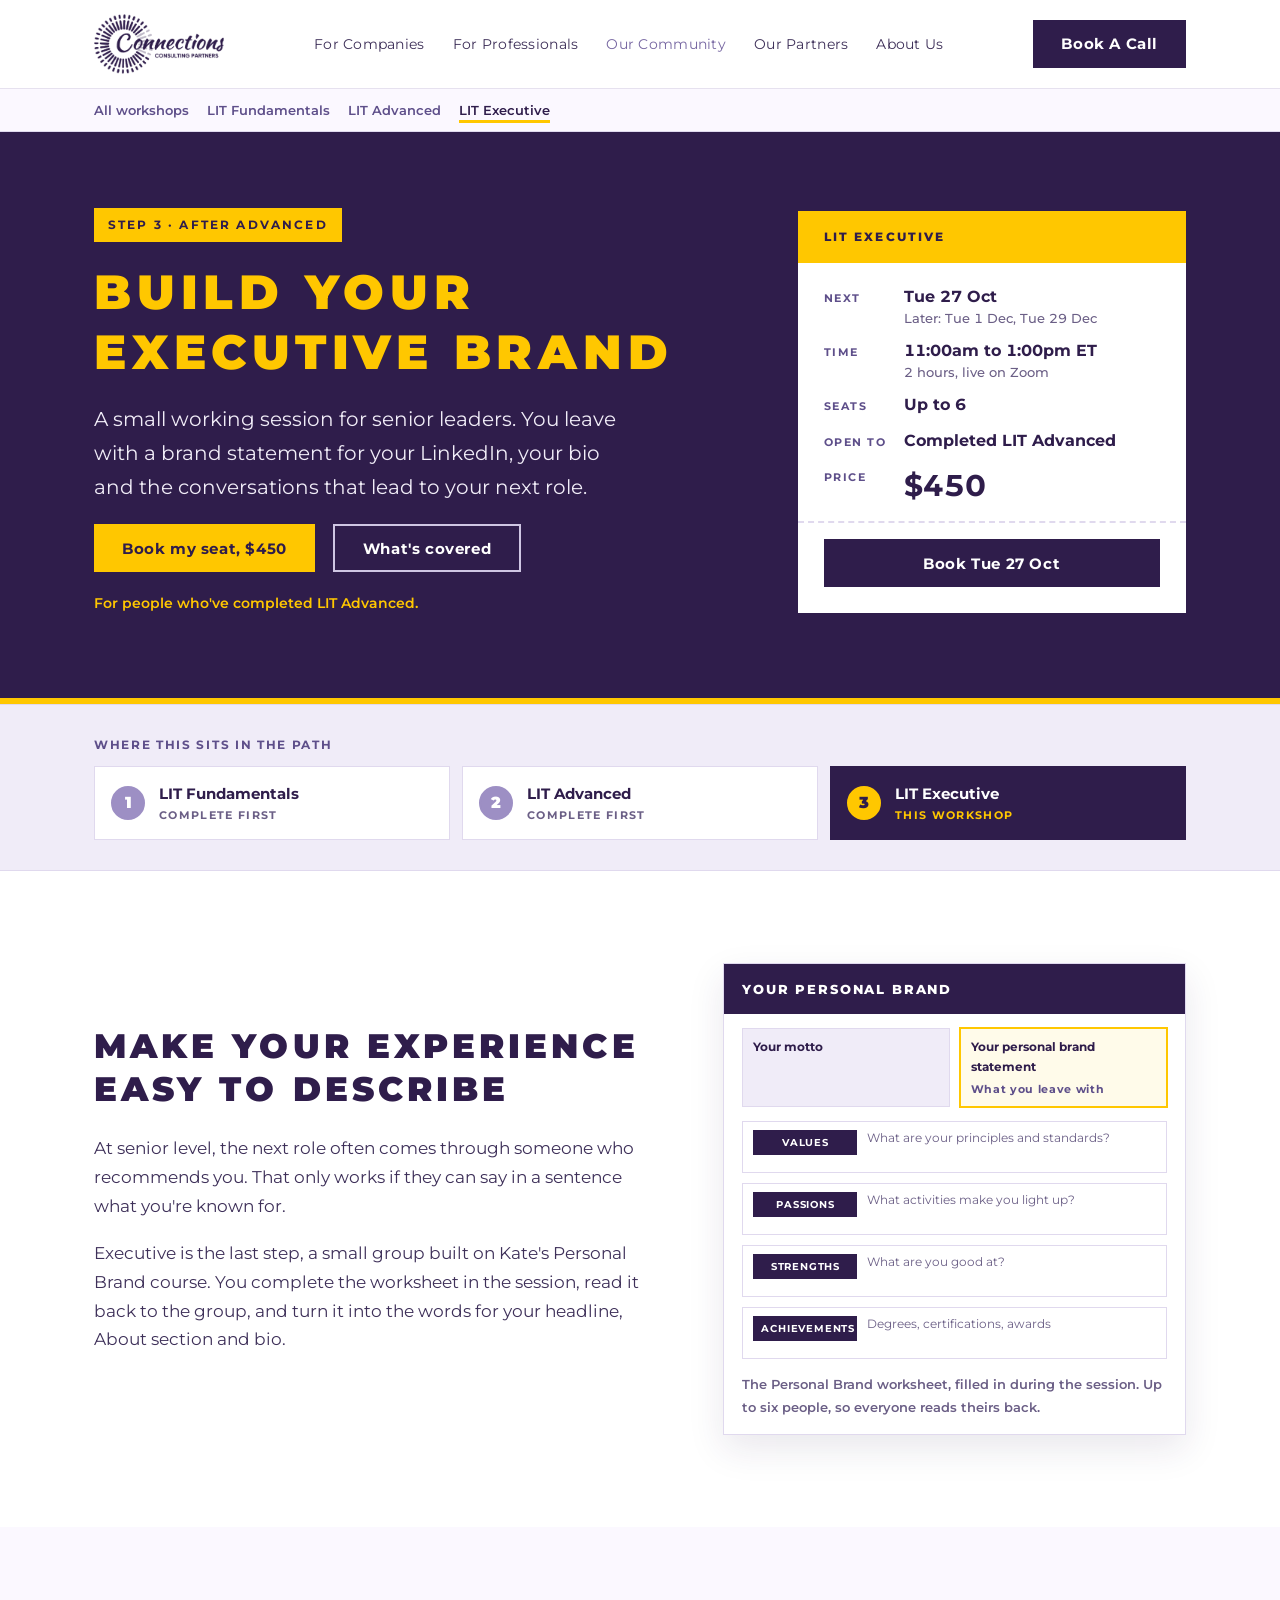
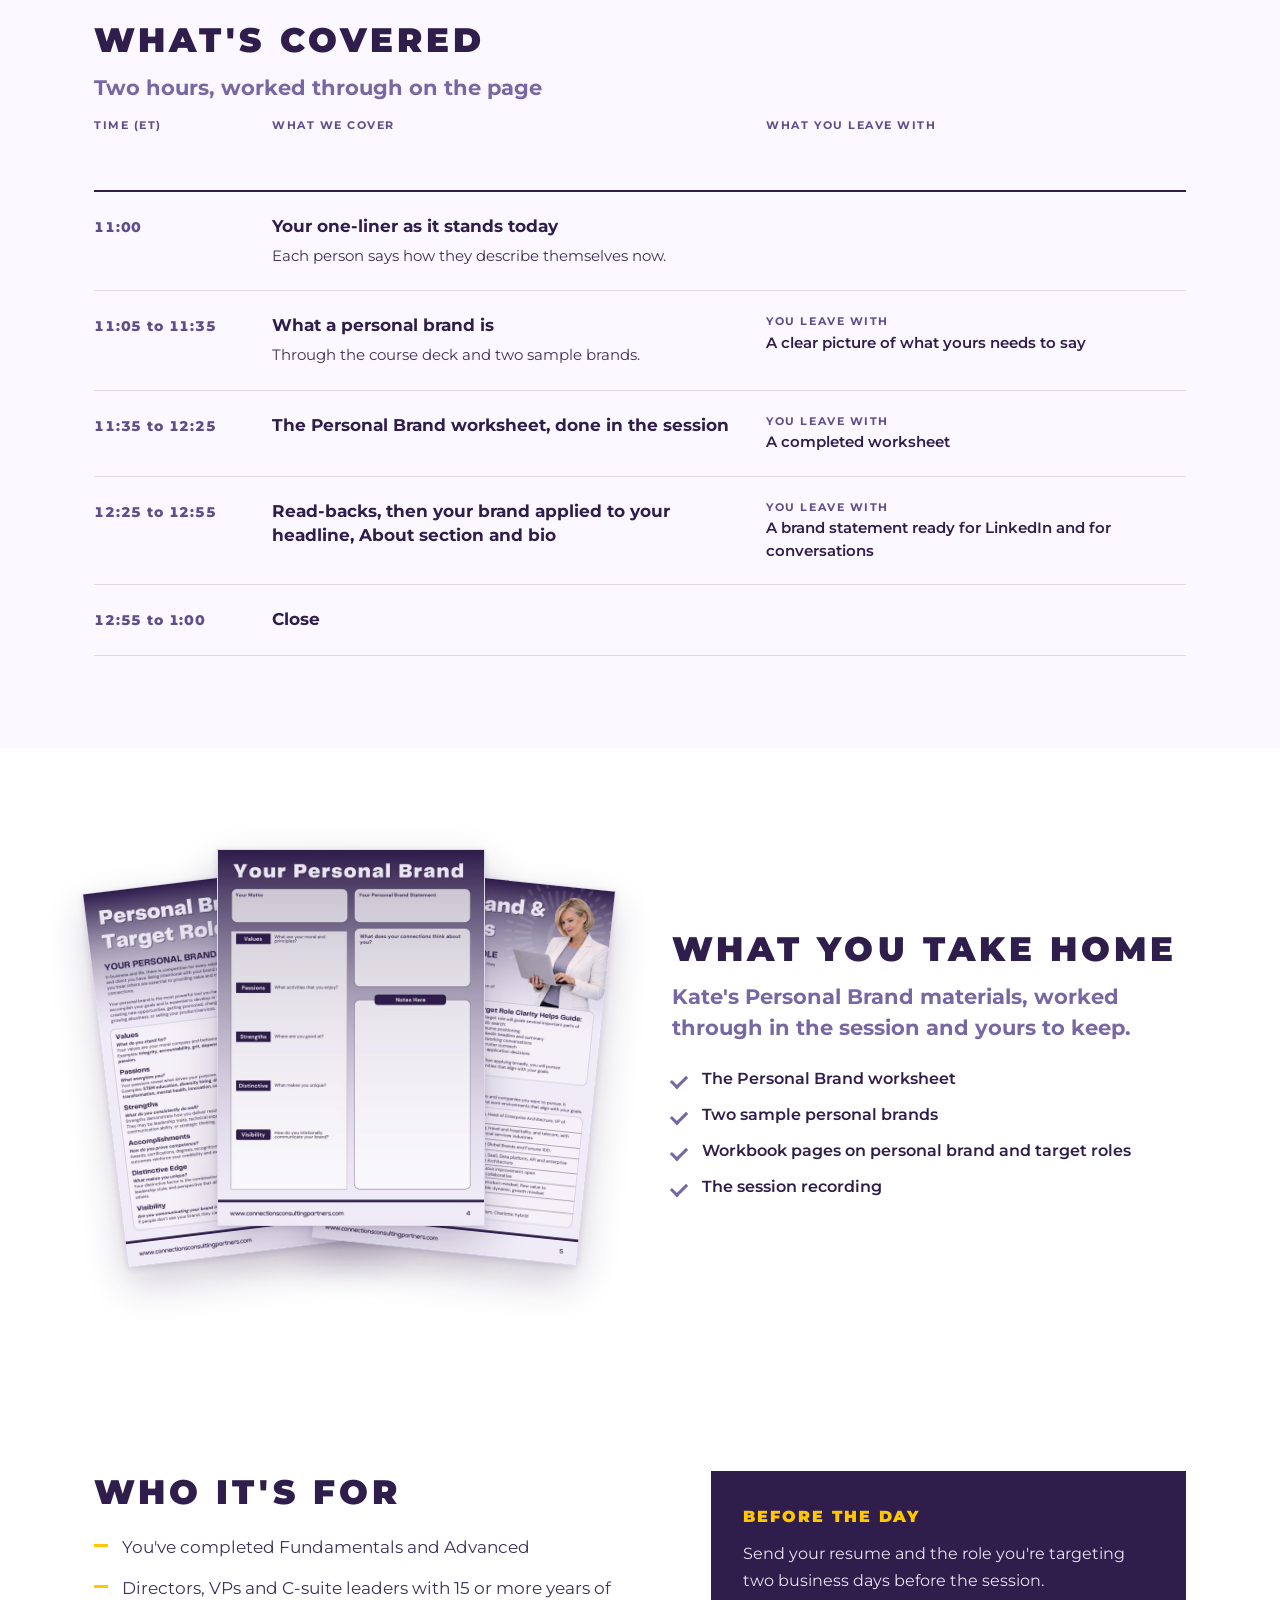
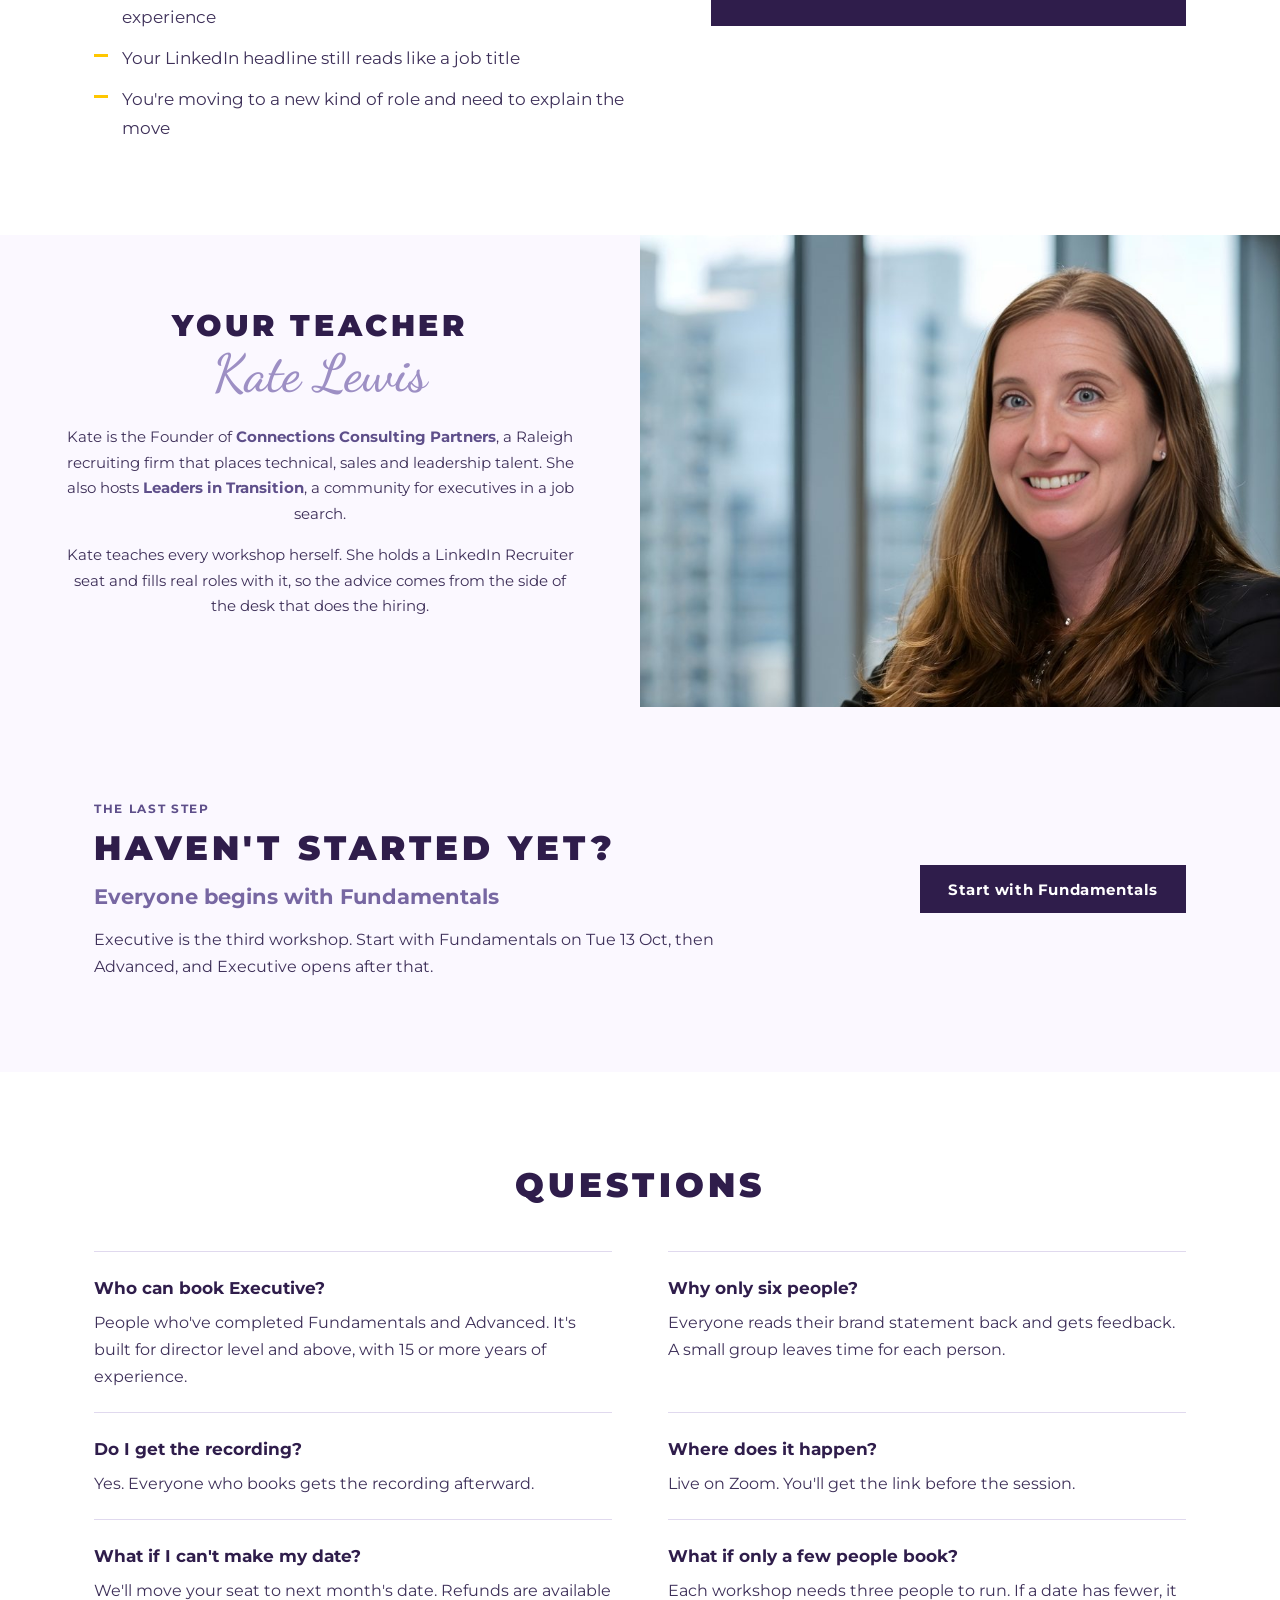
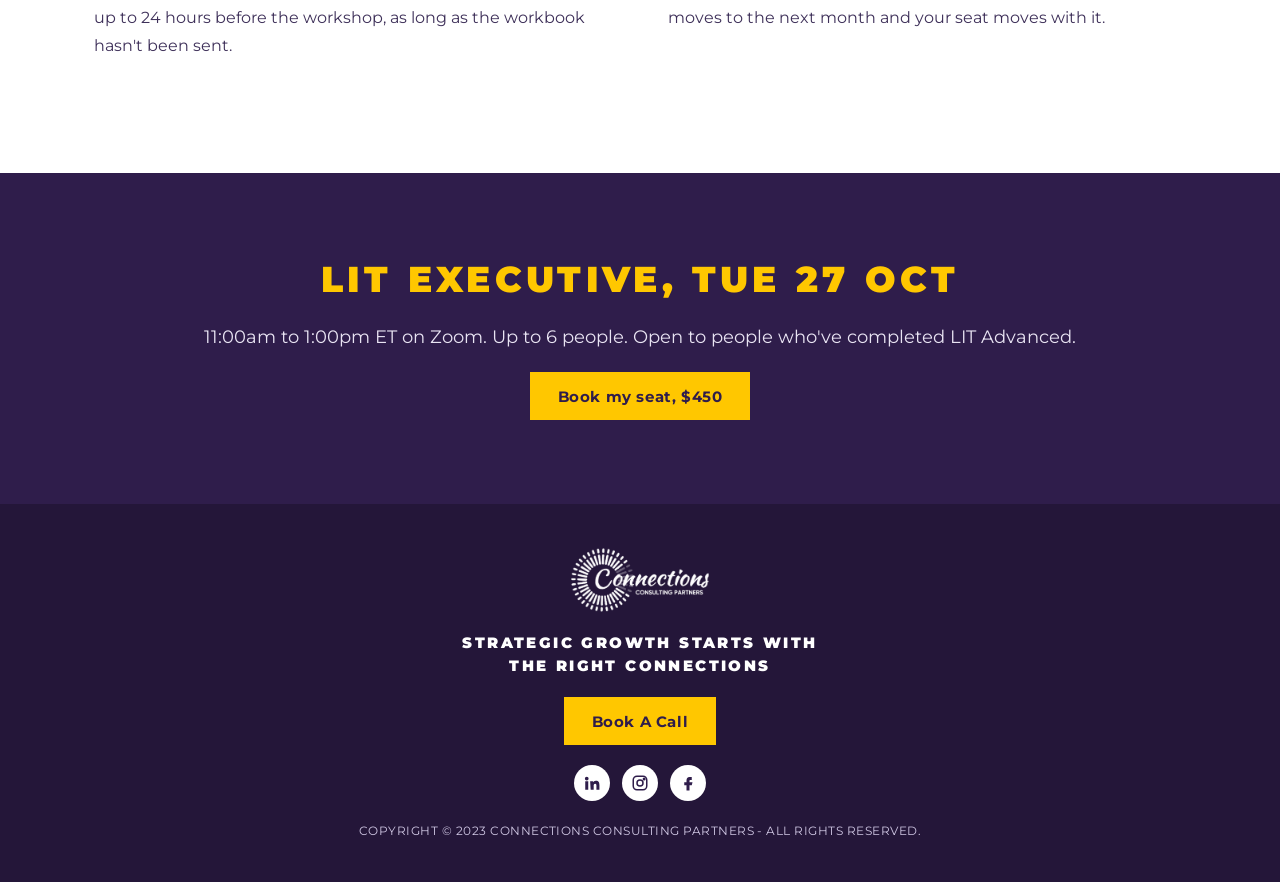
<file: executive.html>
<!doctype html>
<html lang="en">
<head>
<meta charset="utf-8">
<meta name="viewport" content="width=device-width, initial-scale=1, viewport-fit=cover">
<meta name="robots" content="noindex">
<title>LIT Executive</title>
<meta name="description" content="LIT Executive: Build your personal or executive brand. 2 hours live on Zoom with Kate Lewis, $450.">
<link rel="preconnect" href="https://fonts.googleapis.com">
<link rel="preconnect" href="https://fonts.gstatic.com" crossorigin>
<link href="https://fonts.googleapis.com/css2?family=Montserrat:wght@400;500;600;700;800;900&family=Dancing+Script:wght@600&display=swap" rel="stylesheet">
<link rel="stylesheet" href="styles.css">
</head>
<body>
<header>
  <div class="wrap nav">
    <a href="https://www.connectionsconsultingpartners.com/" aria-label="Connections Consulting Partners home"><img src="img/logo-purple.png" alt="Connections Consulting Partners"></a>
    <ul>
      <li><a href="https://www.connectionsconsultingpartners.com/for-companies">For Companies</a></li>
      <li><a href="https://www.connectionsconsultingpartners.com/for-professionals">For Professionals</a></li>
      <li><a href="index.html" aria-current="page">Our Community</a></li>
      <li><a href="https://www.connectionsconsultingpartners.com/our-partners">Our Partners</a></li>
      <li><a href="https://www.connectionsconsultingpartners.com/about-us">About Us</a></li>
    </ul>
    <a class="btn btn-purple" href="https://calendly.com/kateconnections/introduction">Book A Call</a>
  </div>
</header>
<nav class="crumb" aria-label="Workshops"><div class="wrap"><a href="index.html">All workshops</a><a href="fundamentals.html">LIT Fundamentals</a><a href="advanced.html">LIT Advanced</a><a href="executive.html" aria-current="page">LIT Executive</a></div></nav>

<section class="thero">
  <div class="wrap">
    <div class="text">
      <p class="eyebrow">STEP 3 · AFTER ADVANCED</p>
      <h1 class="caps">Build your executive brand</h1>
      <p class="lede">A small working session for senior leaders. You leave with a brand statement for your LinkedIn, your bio and the conversations that lead to your next role.</p>
      <div class="cta">
        <a class="btn btn-gold" href="https://buy.stripe.com/28EaEW9iIaWA7f088RdAk0p">Book my seat, $450</a>
        <a class="btn btn-line-light" href="#covered">What's covered</a>
      </div>
      <p class="hero-gate">For people who've completed LIT Advanced.</p>
    </div>
    <aside class="ticket" aria-label="Workshop details">
      <div class="ticket-head">LIT EXECUTIVE</div>
      <dl>
        <dt>NEXT</dt><dd>Tue 27 Oct<small>Later: Tue 1 Dec, Tue 29 Dec</small></dd>
        <dt>TIME</dt><dd>11:00am to 1:00pm ET<small>2 hours, live on Zoom</small></dd>
        <dt>SEATS</dt><dd>Up to 6</dd>
        <dt>OPEN TO</dt><dd>Completed LIT Advanced</dd>
        <dt>PRICE</dt><dd class="ticket-price">$450</dd>
      </dl>
      <div class="perf"></div>
      <a class="btn btn-purple" href="https://buy.stripe.com/28EaEW9iIaWA7f088RdAk0p">Book Tue 27 Oct</a>
    </aside>
  </div>
</section>
<section class="pathbar" aria-label="The three steps">
  <div class="wrap"><p class="label-sm">WHERE THIS SITS IN THE PATH</p><ol><li class="done"><a href="fundamentals.html"><span class="pn">1</span><span class="pt"><b>LIT Fundamentals</b><small>COMPLETE FIRST</small></span></a></li><li class="done"><a href="advanced.html"><span class="pn">2</span><span class="pt"><b>LIT Advanced</b><small>COMPLETE FIRST</small></span></a></li><li class="here"><a href="executive.html" aria-current="page"><span class="pn">3</span><span class="pt"><b>LIT Executive</b><small>THIS WORKSHOP</small></span></a></li></ol></div>
</section>

<section class="block">
  <div class="wrap split">
    <div>
      <h2 class="caps" style="margin-bottom:24px">Make your experience easy to describe</h2>
      <p>At senior level, the next role often comes through someone who recommends you. That only works if they can say in a sentence what you're known for.</p><p>Executive is the last step, a small group built on Kate's Personal Brand course. You complete the worksheet in the session, read it back to the group, and turn it into the words for your headline, About section and bio.</p>
    </div>
    <figure class="worksheet" aria-label="Layout of the Personal Brand worksheet">
      <div class="ws-head">YOUR PERSONAL BRAND</div>
      <div class="ws-top"><div><b>Your motto</b></div><div class="ws-goal"><b>Your personal brand statement</b><small>What you leave with</small></div></div>
      <div class="ws-row"><span>VALUES</span><p>What are your principles and standards?</p></div>
      <div class="ws-row"><span>PASSIONS</span><p>What activities make you light up?</p></div>
      <div class="ws-row"><span>STRENGTHS</span><p>What are you good at?</p></div>
      <div class="ws-row"><span>ACHIEVEMENTS</span><p>Degrees, certifications, awards</p></div>
      <figcaption>The Personal Brand worksheet, filled in during the session. Up to six people, so everyone reads theirs back.</figcaption>
    </figure>
  </div>
</section>

<section class="block tint" id="covered">
  <div class="wrap">
    <h2 class="caps">What's covered</h2>
    <p class="sub">Two hours, worked through on the page</p>
    <div class="agenda-head"><span>TIME (ET)</span><span>WHAT WE COVER</span><span>WHAT YOU LEAVE WITH</span></div>
<div class="agenda"><div class="row"><div class="t">11:00</div><div><h3>Your one-liner as it stands today</h3><p>Each person says how they describe themselves now.</p></div><div class="out"></div></div>
<div class="row"><div class="t">11:05 to 11:35</div><div><h3>What a personal brand is</h3><p>Through the course deck and two sample brands.</p></div><div class="out"><b>YOU LEAVE WITH</b>A clear picture of what yours needs to say</div></div>
<div class="row"><div class="t">11:35 to 12:25</div><div><h3>The Personal Brand worksheet, done in the session</h3></div><div class="out"><b>YOU LEAVE WITH</b>A completed worksheet</div></div>
<div class="row"><div class="t">12:25 to 12:55</div><div><h3>Read-backs, then your brand applied to your headline, About section and bio</h3></div><div class="out"><b>YOU LEAVE WITH</b>A brand statement ready for LinkedIn and for conversations</div></div>
<div class="row"><div class="t">12:55 to 1:00</div><div><h3>Close</h3></div><div class="out"></div></div>
</div>
  </div>
</section>
<section class="block">
  <div class="wrap takehome">
    <div class="fan" role="img" aria-label="Pages from the Leaders in Transition workbook"><img src="img/wb-f04.jpg" alt="" loading="lazy"><img src="img/wb-f05.jpg" alt="" loading="lazy"><img src="img/wb-f06.jpg" alt="" loading="lazy"></div>
    <div>
      <h2 class="caps">What you take home</h2>
      <p class="sub">Kate's Personal Brand materials, worked through in the session and yours to keep.</p>
      <ul class="ticks"><li>The Personal Brand worksheet</li><li>Two sample personal brands</li><li>Workbook pages on personal brand and target roles</li><li>The session recording</li></ul>
    </div>
  </div>
</section>

<section class="block">
  <div class="wrap who-grid">
    <div>
      <h2 class="caps">Who it's for</h2>
      <ul><li>You've completed Fundamentals and Advanced</li><li>Directors, VPs and C-suite leaders with 15 or more years of experience</li><li>Your LinkedIn headline still reads like a job title</li><li>You're moving to a new kind of role and need to explain the move</li></ul>
    </div>
    <div class="bring">
      <h3>Before the day</h3>
      <p>Send your resume and the role you're targeting two business days before the session.</p>
    </div>
  </div>
</section>

<section class="host">
  <div class="text">
    <h2 class="caps" style="font-size:clamp(22px,2.6vw,30px)">Your teacher</h2>
    <div class="script">Kate Lewis</div>
    <p>Kate is the Founder of <b style="color:var(--lav-text)">Connections Consulting Partners</b>, a Raleigh recruiting firm that places technical, sales and leadership talent. She also hosts <b style="color:var(--lav-text)">Leaders in Transition</b>, a community for executives in a job search.</p>
    <p>Kate teaches every workshop herself. She holds a LinkedIn Recruiter seat and fills real roles with it, so the advice comes from the side of the desk that does the hiring.</p>
  </div>
  <div class="photo" role="img" aria-label="Kate Lewis"></div>
</section>

<section class="block tint">
  <div class="wrap nextstep">
    <div>
      <p class="label-sm">THE LAST STEP</p>
      <h2 class="caps">Haven't started yet?</h2>
      <p class="sub">Everyone begins with Fundamentals</p>
      <p>Executive is the third workshop. Start with Fundamentals on Tue 13 Oct, then Advanced, and Executive opens after that.</p>
    </div>
    <a class="btn btn-purple" href="fundamentals.html">Start with Fundamentals</a>
  </div>
</section>

<section class="block">
  <div class="wrap center">
    <h2 class="caps">Questions</h2>
    <div class="faq">
      <div><h3>Who can book Executive?</h3><p>People who've completed Fundamentals and Advanced. It's built for director level and above, with 15 or more years of experience.</p></div><div><h3>Why only six people?</h3><p>Everyone reads their brand statement back and gets feedback. A small group leaves time for each person.</p></div><div><h3>Do I get the recording?</h3><p>Yes. Everyone who books gets the recording afterward.</p></div><div><h3>Where does it happen?</h3><p>Live on Zoom. You'll get the link before the session.</p></div><div><h3>What if I can't make my date?</h3><p>We'll move your seat to next month's date. Refunds are available up to 24 hours before the workshop, as long as the workbook hasn't been sent.</p></div><div><h3>What if only a few people book?</h3><p>Each workshop needs three people to run. If a date has fewer, it moves to the next month and your seat moves with it.</p></div>
    </div>
  </div>
</section>

<section class="final">
  <div class="wrap">
    <h2 class="caps">LIT Executive, Tue 27 Oct</h2>
    <p>11:00am to 1:00pm ET on Zoom. Up to 6 people. Open to people who've completed LIT Advanced.</p>
    <a class="btn btn-gold" href="https://buy.stripe.com/28EaEW9iIaWA7f088RdAk0p">Book my seat, $450</a>
  </div>
</section>

<footer>
  <div class="wrap">
    <img src="img/logo-white.png" alt="Connections Consulting Partners">
    <p class="tag">Strategic growth starts with<br>the right connections</p>
    <a class="btn btn-gold" href="https://calendly.com/kateconnections/introduction">Book A Call</a>
    <div class="social">
      <a href="https://www.linkedin.com/company/connections-consulting-partners/" aria-label="LinkedIn"><svg width="18" height="18" viewBox="0 0 24 24" fill="#2F1D4B" aria-hidden="true"><path d="M4.98 3.5a2.5 2.5 0 1 1 0 5 2.5 2.5 0 0 1 0-5zM3 9.5h4V21H3zM9.5 9.5h3.8v1.6h.05c.53-1 1.830-2.05 3.77-2.05 4.03 0 4.78 2.65 4.78 6.1V21h-4v-5.1c0-1.22-.02-2.780-1.7-2.78-1.7 0-1.96 1.33-1.96 2.7V21h-4z"/></svg></a>
      <a href="https://www.instagram.com/connectionscp/" aria-label="Instagram"><svg width="18" height="18" viewBox="0 0 24 24" fill="none" stroke="#2F1D4B" stroke-width="2" aria-hidden="true"><rect x="3" y="3" width="18" height="18" rx="5"/><circle cx="12" cy="12" r="4"/><circle cx="17.5" cy="6.5" r="1" fill="#2F1D4B"/></svg></a>
      <a href="https://www.facebook.com/people/Connections-Consulting-Partners/100091531892039/" aria-label="Facebook"><svg width="18" height="18" viewBox="0 0 24 24" fill="#2F1D4B" aria-hidden="true"><path d="M14 8h3V4h-3c-2.76 0-4 1.79-4 4.5V11H7v4h3v7h4v-7h3l1-4h-4V8.8c0-.5.3-.8 1-.8z"/></svg></a>
    </div>
    <small>COPYRIGHT © 2023 CONNECTIONS CONSULTING PARTNERS - ALL RIGHTS RESERVED.</small>
  </div>
</footer>
</body>
</html>
</file>
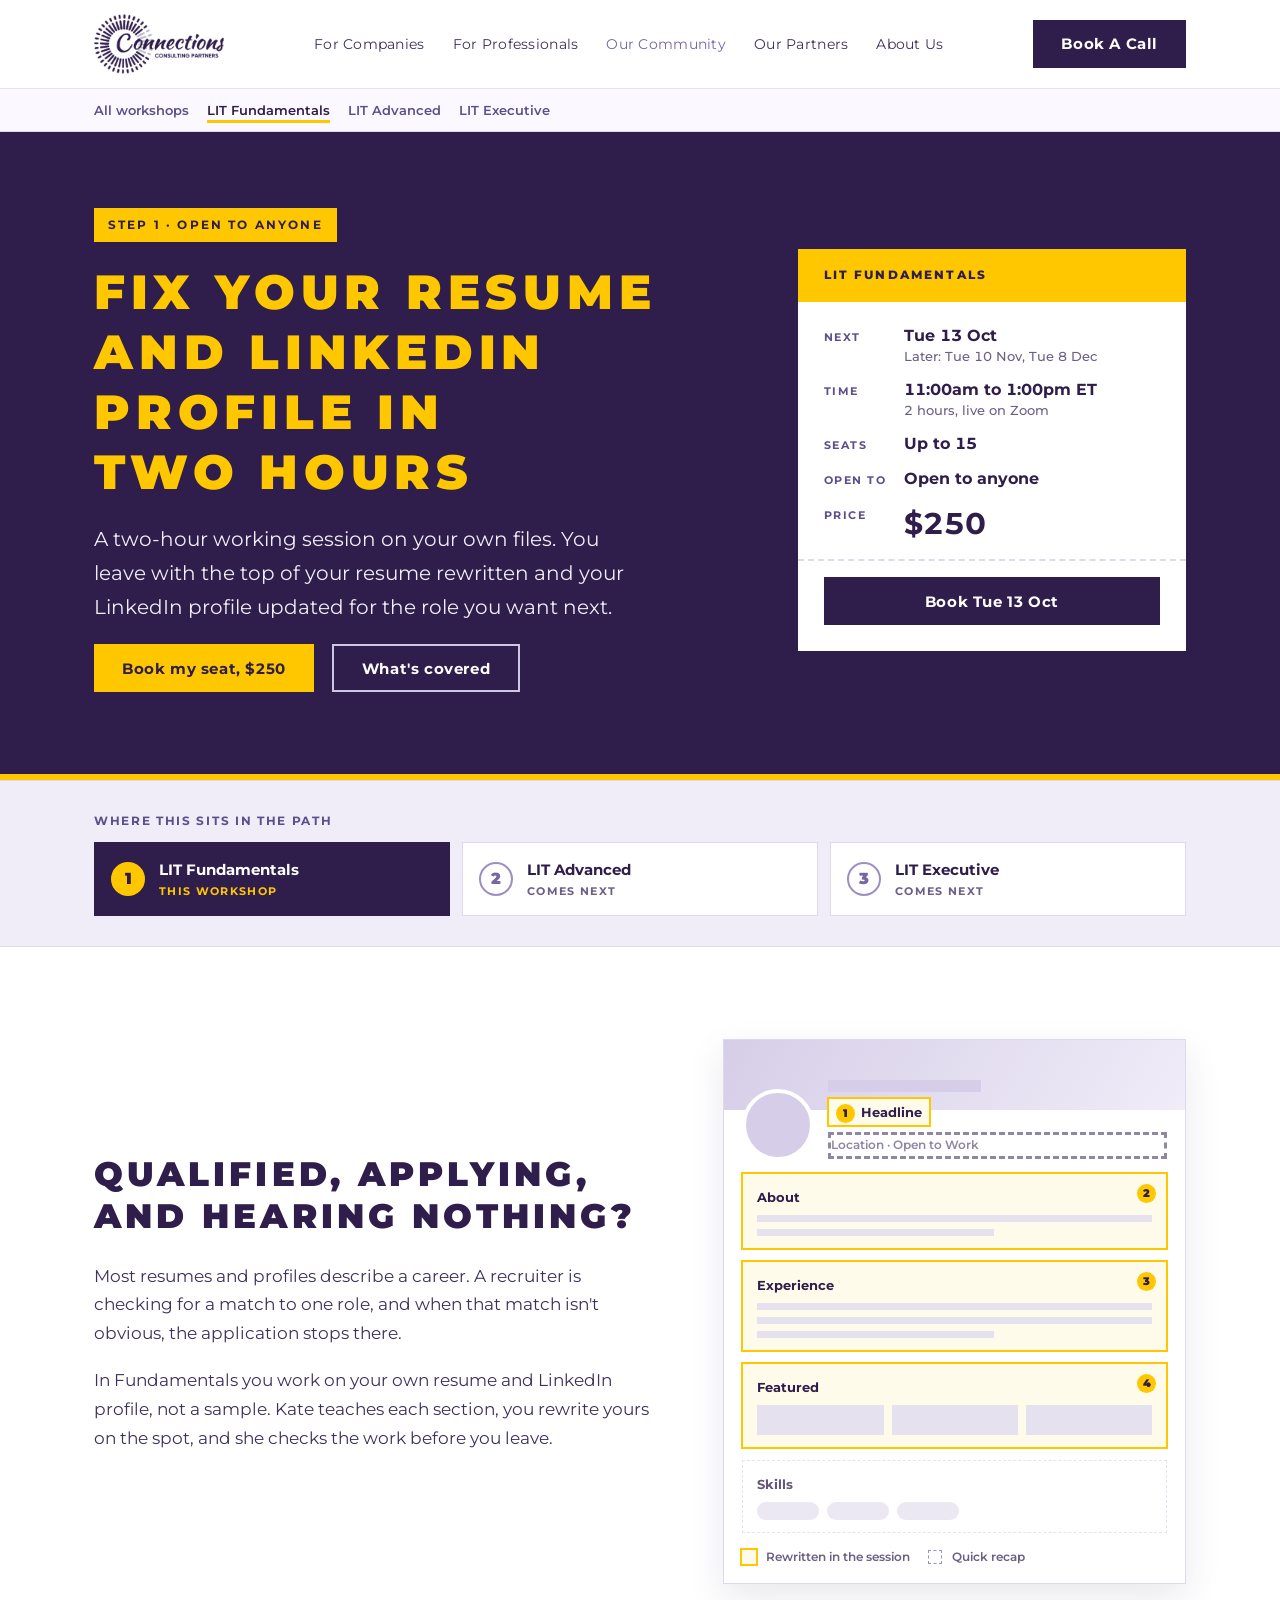
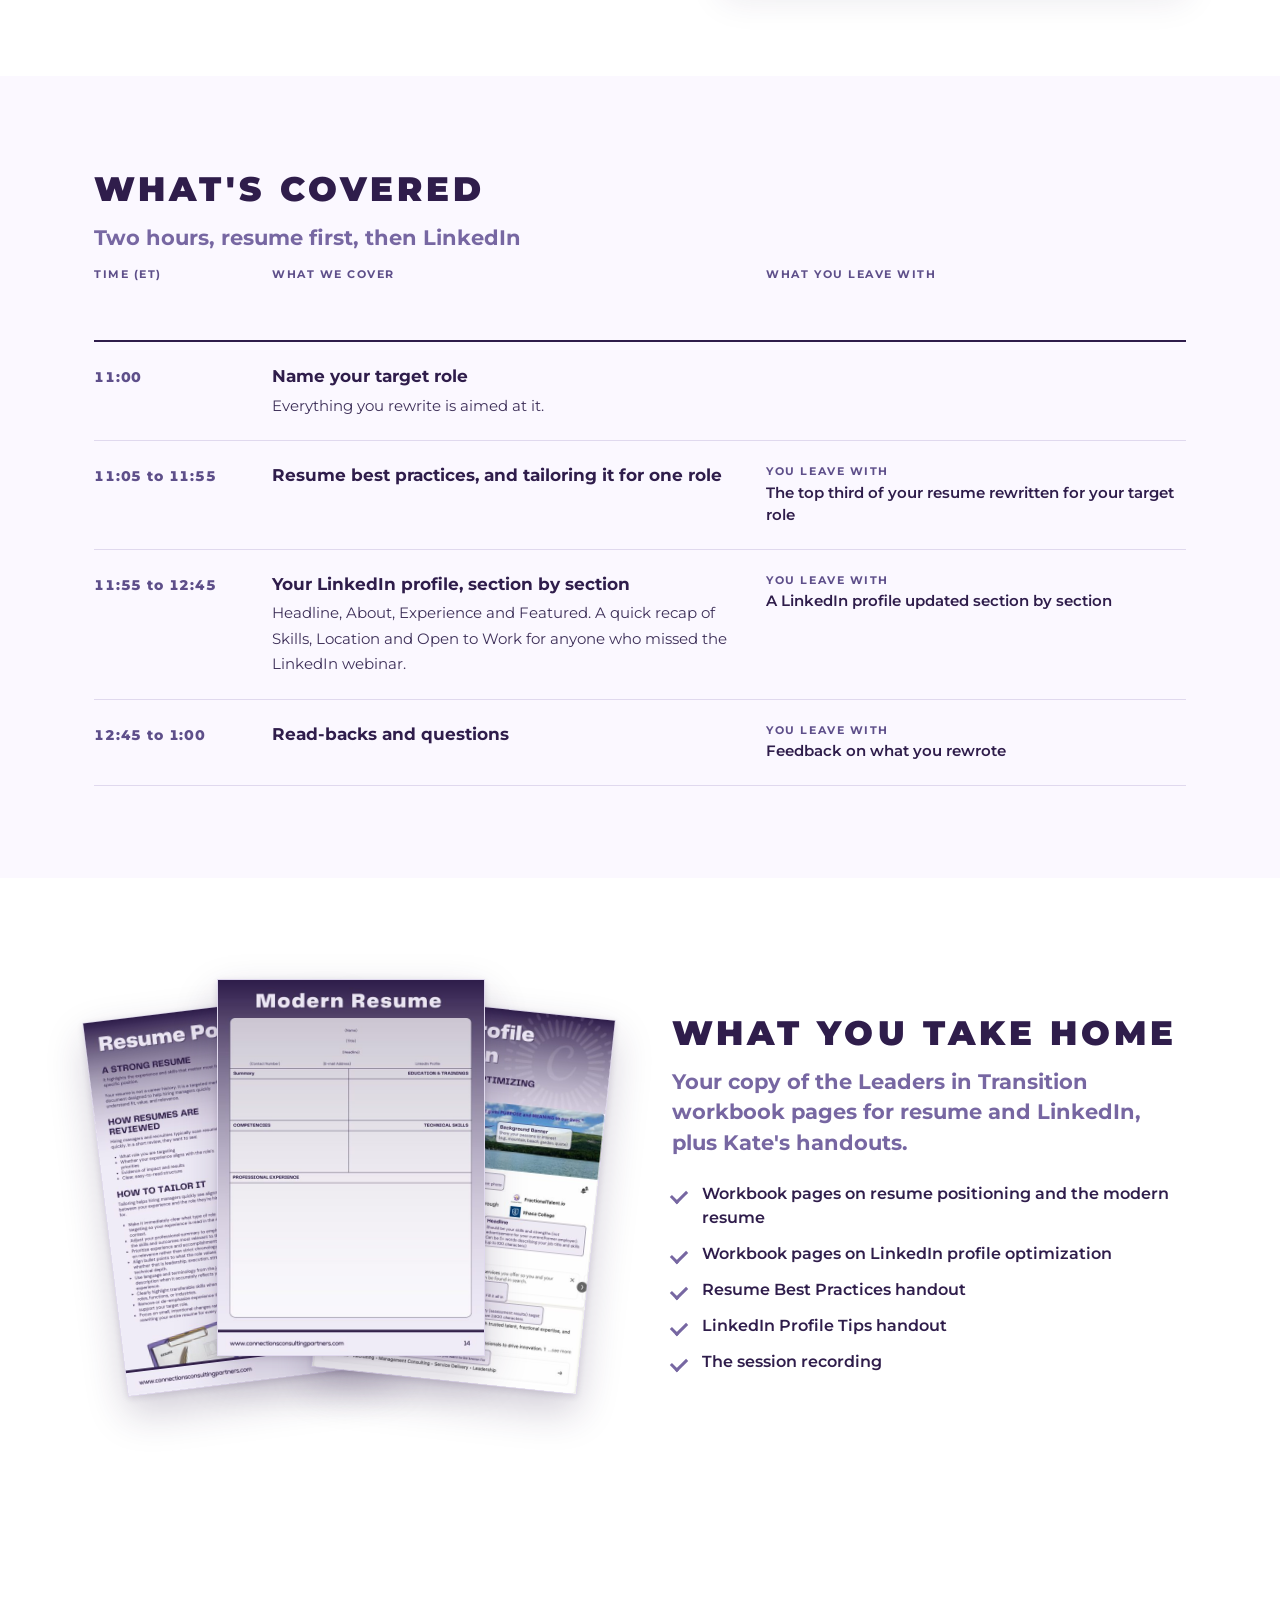
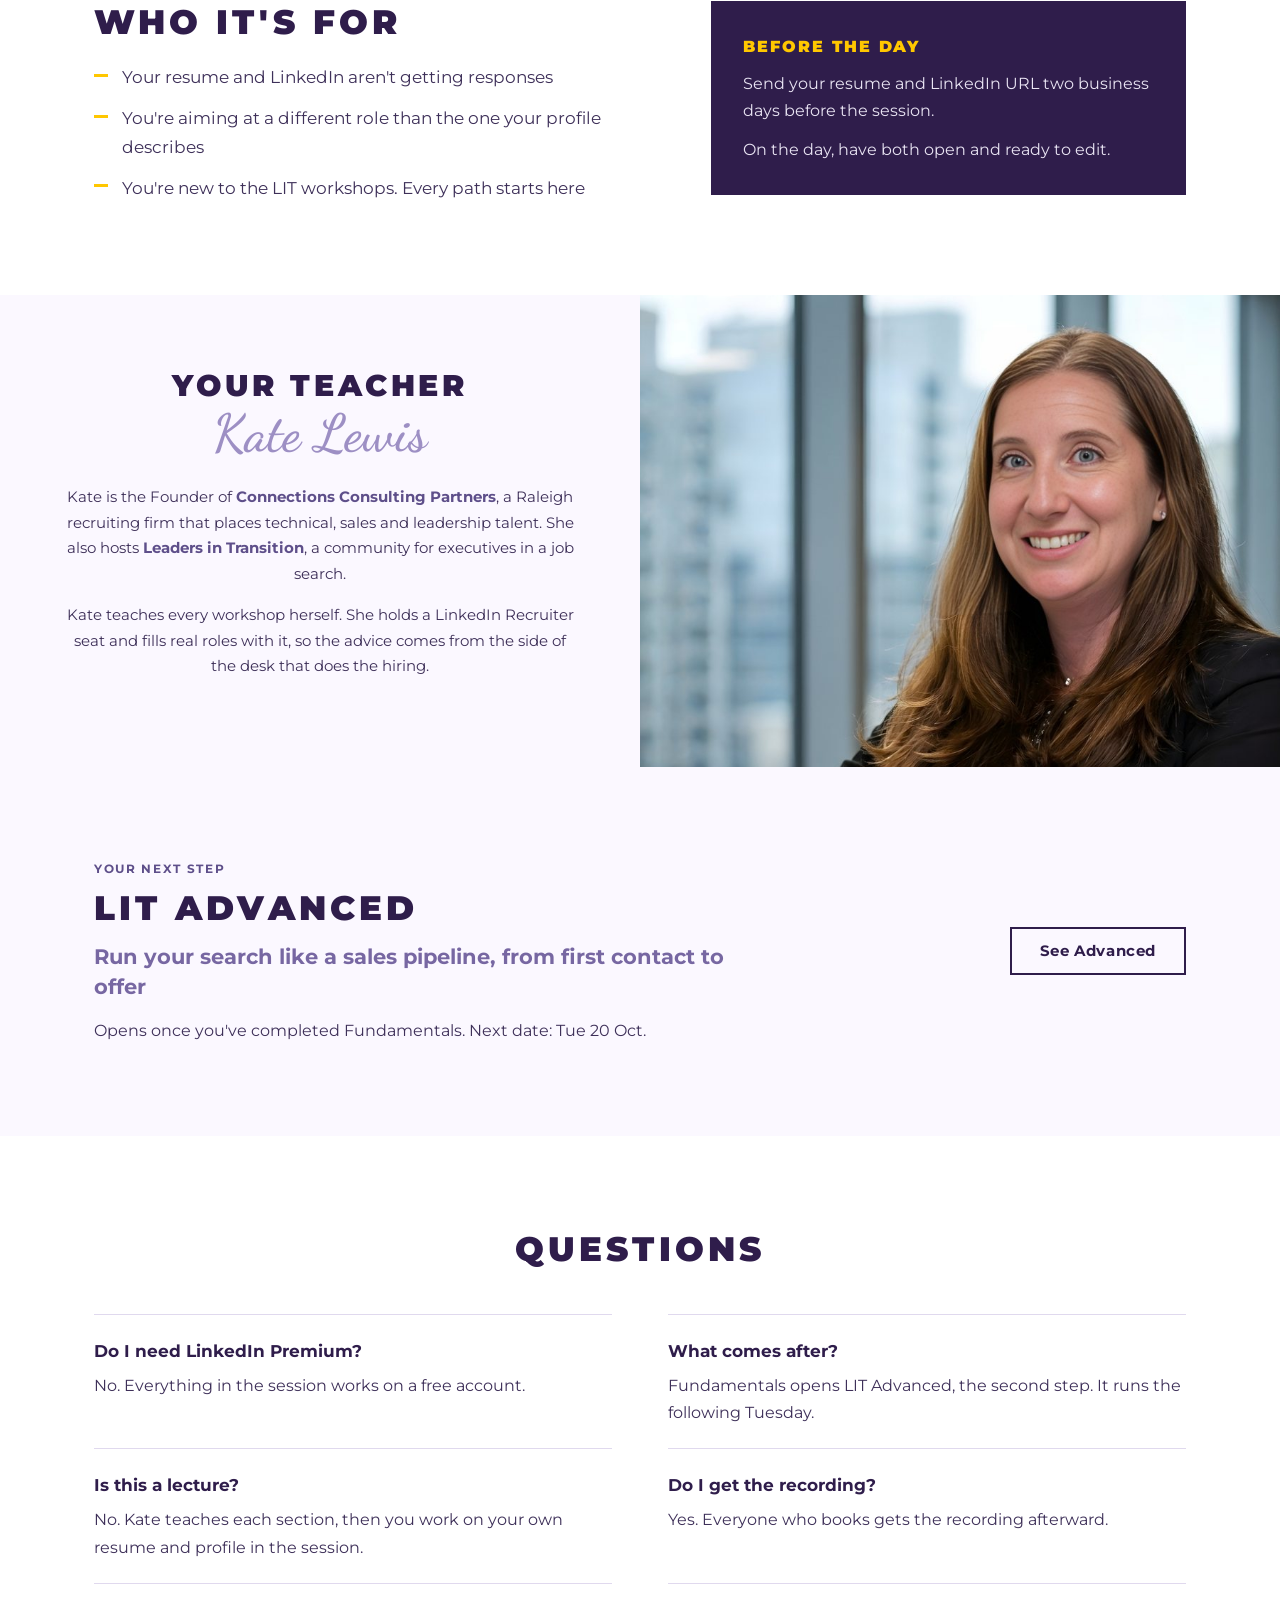
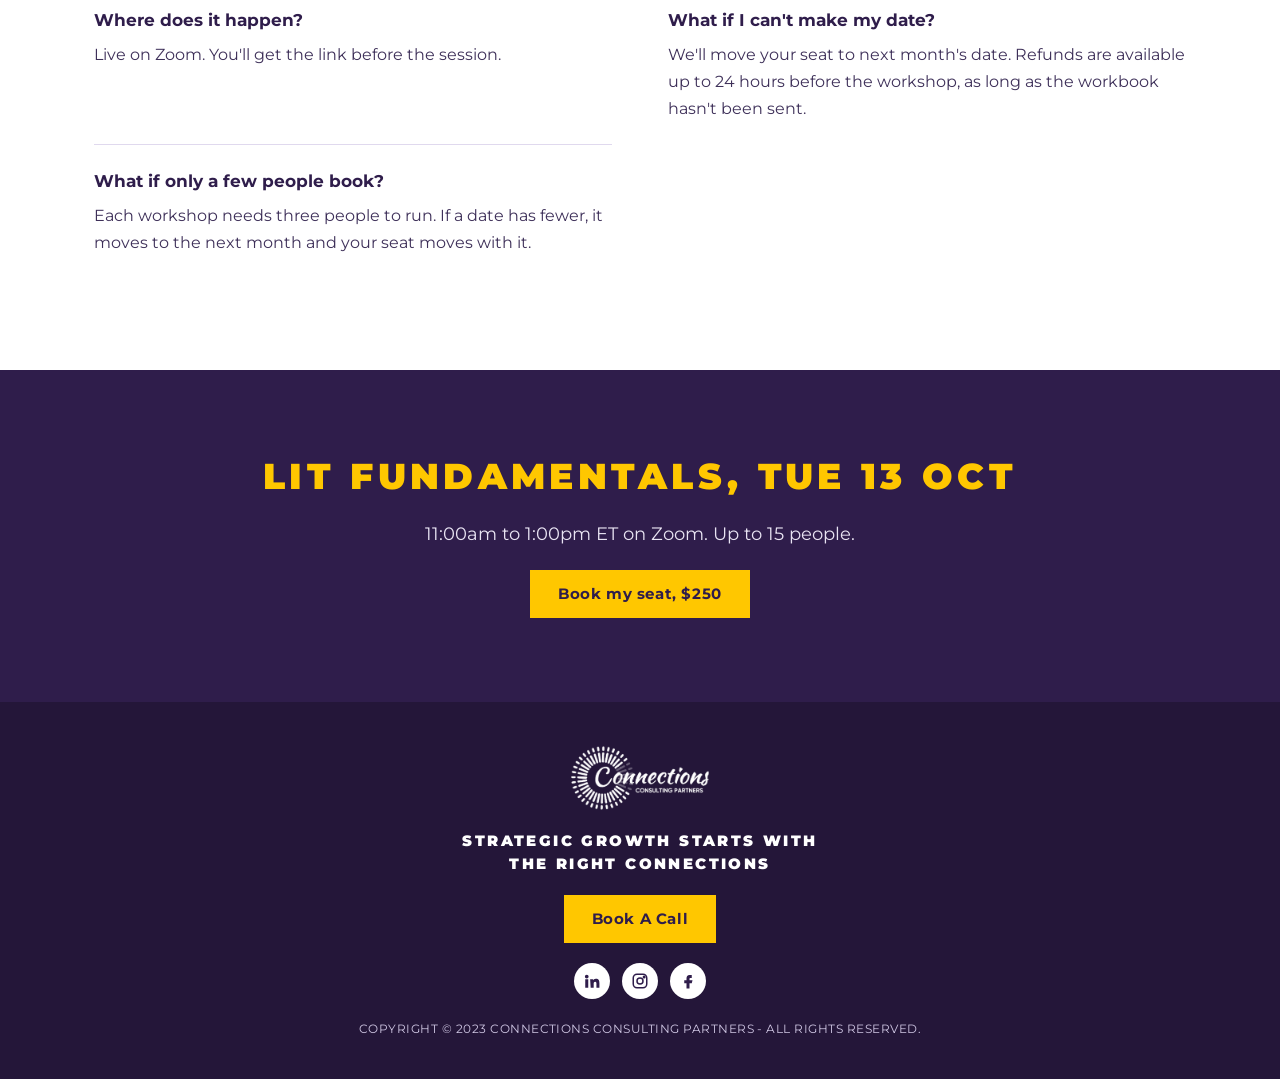
<file: fundamentals.html>
<!doctype html>
<html lang="en">
<head>
<meta charset="utf-8">
<meta name="viewport" content="width=device-width, initial-scale=1, viewport-fit=cover">
<meta name="robots" content="noindex">
<title>LIT Fundamentals</title>
<meta name="description" content="LIT Fundamentals: Your resume and LinkedIn profile, reworked live with Kate. 2 hours live on Zoom with Kate Lewis, $250.">
<link rel="preconnect" href="https://fonts.googleapis.com">
<link rel="preconnect" href="https://fonts.gstatic.com" crossorigin>
<link href="https://fonts.googleapis.com/css2?family=Montserrat:wght@400;500;600;700;800;900&family=Dancing+Script:wght@600&display=swap" rel="stylesheet">
<link rel="stylesheet" href="styles.css">
</head>
<body>
<header>
  <div class="wrap nav">
    <a href="https://www.connectionsconsultingpartners.com/" aria-label="Connections Consulting Partners home"><img src="img/logo-purple.png" alt="Connections Consulting Partners"></a>
    <ul>
      <li><a href="https://www.connectionsconsultingpartners.com/for-companies">For Companies</a></li>
      <li><a href="https://www.connectionsconsultingpartners.com/for-professionals">For Professionals</a></li>
      <li><a href="index.html" aria-current="page">Our Community</a></li>
      <li><a href="https://www.connectionsconsultingpartners.com/our-partners">Our Partners</a></li>
      <li><a href="https://www.connectionsconsultingpartners.com/about-us">About Us</a></li>
    </ul>
    <a class="btn btn-purple" href="https://calendly.com/kateconnections/introduction">Book A Call</a>
  </div>
</header>
<nav class="crumb" aria-label="Workshops"><div class="wrap"><a href="index.html">All workshops</a><a href="fundamentals.html" aria-current="page">LIT Fundamentals</a><a href="advanced.html">LIT Advanced</a><a href="executive.html">LIT Executive</a></div></nav>

<section class="thero">
  <div class="wrap">
    <div class="text">
      <p class="eyebrow">STEP 1 · OPEN TO ANYONE</p>
      <h1 class="caps">Fix your resume and LinkedIn profile in two hours</h1>
      <p class="lede">A two-hour working session on your own files. You leave with the top of your resume rewritten and your LinkedIn profile updated for the role you want next.</p>
      <div class="cta">
        <a class="btn btn-gold" href="https://buy.stripe.com/fZucN4eD28Os2YK4WFdAk0n">Book my seat, $250</a>
        <a class="btn btn-line-light" href="#covered">What's covered</a>
      </div>
      
    </div>
    <aside class="ticket" aria-label="Workshop details">
      <div class="ticket-head">LIT FUNDAMENTALS</div>
      <dl>
        <dt>NEXT</dt><dd>Tue 13 Oct<small>Later: Tue 10 Nov, Tue 8 Dec</small></dd>
        <dt>TIME</dt><dd>11:00am to 1:00pm ET<small>2 hours, live on Zoom</small></dd>
        <dt>SEATS</dt><dd>Up to 15</dd>
        <dt>OPEN TO</dt><dd>Open to anyone</dd>
        <dt>PRICE</dt><dd class="ticket-price">$250</dd>
      </dl>
      <div class="perf"></div>
      <a class="btn btn-purple" href="https://buy.stripe.com/fZucN4eD28Os2YK4WFdAk0n">Book Tue 13 Oct</a>
    </aside>
  </div>
</section>
<section class="pathbar" aria-label="The three steps">
  <div class="wrap"><p class="label-sm">WHERE THIS SITS IN THE PATH</p><ol><li class="here"><a href="fundamentals.html" aria-current="page"><span class="pn">1</span><span class="pt"><b>LIT Fundamentals</b><small>THIS WORKSHOP</small></span></a></li><li class="later"><a href="advanced.html"><span class="pn">2</span><span class="pt"><b>LIT Advanced</b><small>COMES NEXT</small></span></a></li><li class="later"><a href="executive.html"><span class="pn">3</span><span class="pt"><b>LIT Executive</b><small>COMES NEXT</small></span></a></li></ol></div>
</section>

<section class="block">
  <div class="wrap split">
    <div>
      <h2 class="caps" style="margin-bottom:24px">Qualified, applying, and hearing nothing?</h2>
      <p>Most resumes and profiles describe a career. A recruiter is checking for a match to one role, and when that match isn't obvious, the application stops there.</p><p>In Fundamentals you work on your own resume and LinkedIn profile, not a sample. Kate teaches each section, you rewrite yours on the spot, and she checks the work before you leave.</p>
    </div>
    <figure class="profile" aria-label="Outline of a LinkedIn profile, with the sections rewritten in Fundamentals marked">
      <div class="pf-banner"></div>
      <div class="pf-head">
        <div class="pf-photo"></div>
        <div class="pf-lines"><span class="pf-name"></span>
          <span class="pf-hl hit"><i>1</i>Headline</span>
          <span class="pf-meta recap">Location · Open to Work</span></div>
      </div>
      <div class="pf-sec hit"><i>2</i><b>About</b><span></span><span class="short"></span></div>
      <div class="pf-sec hit"><i>3</i><b>Experience</b><span></span><span></span><span class="short"></span></div>
      <div class="pf-sec hit"><i>4</i><b>Featured</b><div class="pf-tiles"><span></span><span></span><span></span></div></div>
      <div class="pf-sec recap"><b>Skills</b><div class="pf-chips"><span></span><span></span><span></span></div></div>
      <figcaption><span class="key hit-key"></span>Rewritten in the session <span class="key recap-key"></span>Quick recap</figcaption>
    </figure>
  </div>
</section>

<section class="block tint" id="covered">
  <div class="wrap">
    <h2 class="caps">What's covered</h2>
    <p class="sub">Two hours, resume first, then LinkedIn</p>
    <div class="agenda-head"><span>TIME (ET)</span><span>WHAT WE COVER</span><span>WHAT YOU LEAVE WITH</span></div>
<div class="agenda"><div class="row"><div class="t">11:00</div><div><h3>Name your target role</h3><p>Everything you rewrite is aimed at it.</p></div><div class="out"></div></div>
<div class="row"><div class="t">11:05 to 11:55</div><div><h3>Resume best practices, and tailoring it for one role</h3></div><div class="out"><b>YOU LEAVE WITH</b>The top third of your resume rewritten for your target role</div></div>
<div class="row"><div class="t">11:55 to 12:45</div><div><h3>Your LinkedIn profile, section by section</h3><p>Headline, About, Experience and Featured. A quick recap of Skills, Location and Open to Work for anyone who missed the LinkedIn webinar.</p></div><div class="out"><b>YOU LEAVE WITH</b>A LinkedIn profile updated section by section</div></div>
<div class="row"><div class="t">12:45 to 1:00</div><div><h3>Read-backs and questions</h3></div><div class="out"><b>YOU LEAVE WITH</b>Feedback on what you rewrote</div></div>
</div>
  </div>
</section>
<section class="block">
  <div class="wrap takehome">
    <div class="fan" role="img" aria-label="Pages from the Leaders in Transition workbook"><img src="img/wb-f14.jpg" alt="" loading="lazy"><img src="img/wb-f15.jpg" alt="" loading="lazy"><img src="img/wb-f16.jpg" alt="" loading="lazy"></div>
    <div>
      <h2 class="caps">What you take home</h2>
      <p class="sub">Your copy of the Leaders in Transition workbook pages for resume and LinkedIn, plus Kate's handouts.</p>
      <ul class="ticks"><li>Workbook pages on resume positioning and the modern resume</li><li>Workbook pages on LinkedIn profile optimization</li><li>Resume Best Practices handout</li><li>LinkedIn Profile Tips handout</li><li>The session recording</li></ul>
    </div>
  </div>
</section>

<section class="block">
  <div class="wrap who-grid">
    <div>
      <h2 class="caps">Who it's for</h2>
      <ul><li>Your resume and LinkedIn aren't getting responses</li><li>You're aiming at a different role than the one your profile describes</li><li>You're new to the LIT workshops. Every path starts here</li></ul>
    </div>
    <div class="bring">
      <h3>Before the day</h3>
      <p>Send your resume and LinkedIn URL two business days before the session.</p><p>On the day, have both open and ready to edit.</p>
    </div>
  </div>
</section>

<section class="host">
  <div class="text">
    <h2 class="caps" style="font-size:clamp(22px,2.6vw,30px)">Your teacher</h2>
    <div class="script">Kate Lewis</div>
    <p>Kate is the Founder of <b style="color:var(--lav-text)">Connections Consulting Partners</b>, a Raleigh recruiting firm that places technical, sales and leadership talent. She also hosts <b style="color:var(--lav-text)">Leaders in Transition</b>, a community for executives in a job search.</p>
    <p>Kate teaches every workshop herself. She holds a LinkedIn Recruiter seat and fills real roles with it, so the advice comes from the side of the desk that does the hiring.</p>
  </div>
  <div class="photo" role="img" aria-label="Kate Lewis"></div>
</section>

<section class="block tint">
  <div class="wrap nextstep">
    <div>
      <p class="label-sm">YOUR NEXT STEP</p>
      <h2 class="caps">LIT Advanced</h2>
      <p class="sub">Run your search like a sales pipeline, from first contact to offer</p>
      <p>Opens once you've completed Fundamentals. Next date: Tue 20 Oct.</p>
    </div>
    <a class="btn btn-line" href="advanced.html">See Advanced</a>
  </div>
</section>

<section class="block">
  <div class="wrap center">
    <h2 class="caps">Questions</h2>
    <div class="faq">
      <div><h3>Do I need LinkedIn Premium?</h3><p>No. Everything in the session works on a free account.</p></div><div><h3>What comes after?</h3><p>Fundamentals opens LIT Advanced, the second step. It runs the following Tuesday.</p></div><div><h3>Is this a lecture?</h3><p>No. Kate teaches each section, then you work on your own resume and profile in the session.</p></div><div><h3>Do I get the recording?</h3><p>Yes. Everyone who books gets the recording afterward.</p></div><div><h3>Where does it happen?</h3><p>Live on Zoom. You'll get the link before the session.</p></div><div><h3>What if I can't make my date?</h3><p>We'll move your seat to next month's date. Refunds are available up to 24 hours before the workshop, as long as the workbook hasn't been sent.</p></div><div><h3>What if only a few people book?</h3><p>Each workshop needs three people to run. If a date has fewer, it moves to the next month and your seat moves with it.</p></div>
    </div>
  </div>
</section>

<section class="final">
  <div class="wrap">
    <h2 class="caps">LIT Fundamentals, Tue 13 Oct</h2>
    <p>11:00am to 1:00pm ET on Zoom. Up to 15 people.</p>
    <a class="btn btn-gold" href="https://buy.stripe.com/fZucN4eD28Os2YK4WFdAk0n">Book my seat, $250</a>
  </div>
</section>

<footer>
  <div class="wrap">
    <img src="img/logo-white.png" alt="Connections Consulting Partners">
    <p class="tag">Strategic growth starts with<br>the right connections</p>
    <a class="btn btn-gold" href="https://calendly.com/kateconnections/introduction">Book A Call</a>
    <div class="social">
      <a href="https://www.linkedin.com/company/connections-consulting-partners/" aria-label="LinkedIn"><svg width="18" height="18" viewBox="0 0 24 24" fill="#2F1D4B" aria-hidden="true"><path d="M4.98 3.5a2.5 2.5 0 1 1 0 5 2.5 2.5 0 0 1 0-5zM3 9.5h4V21H3zM9.5 9.5h3.8v1.6h.05c.53-1 1.830-2.05 3.77-2.05 4.03 0 4.78 2.65 4.78 6.1V21h-4v-5.1c0-1.22-.02-2.780-1.7-2.78-1.7 0-1.96 1.33-1.96 2.7V21h-4z"/></svg></a>
      <a href="https://www.instagram.com/connectionscp/" aria-label="Instagram"><svg width="18" height="18" viewBox="0 0 24 24" fill="none" stroke="#2F1D4B" stroke-width="2" aria-hidden="true"><rect x="3" y="3" width="18" height="18" rx="5"/><circle cx="12" cy="12" r="4"/><circle cx="17.5" cy="6.5" r="1" fill="#2F1D4B"/></svg></a>
      <a href="https://www.facebook.com/people/Connections-Consulting-Partners/100091531892039/" aria-label="Facebook"><svg width="18" height="18" viewBox="0 0 24 24" fill="#2F1D4B" aria-hidden="true"><path d="M14 8h3V4h-3c-2.76 0-4 1.79-4 4.5V11H7v4h3v7h4v-7h3l1-4h-4V8.8c0-.5.3-.8 1-.8z"/></svg></a>
    </div>
    <small>COPYRIGHT © 2023 CONNECTIONS CONSULTING PARTNERS - ALL RIGHTS RESERVED.</small>
  </div>
</footer>
</body>
</html>
</file>
<file: styles.css>
/* Layout: Wix-site look (white header, purple hero with a gold rule, lavender bands), one column of full-width bands.
   Single light theme on purpose: it mirrors the live connectionsconsultingpartners.com pages these will sit beside. */
:root{
  color-scheme: light;
  --purple:#2F1D4B; --purple-2:#241639; --lav:#7767A2; --lav-text:#5E4F8A; --lav-soft:#9D8FC4;
  --lav-light:#F0ECF8; --lav-lightest:#FBF8FF; --gold:#FFC700; --white:#FFFFFF;
  --ink:#2F1D4B; --body:#3E3059; --muted:#6B5F86; --line:#E0D9EE; --on-dark:#E9E4F3; --on-dark-2:#CFC6E3;
  --display:Montserrat,'Helvetica Neue',Arial,sans-serif;
  --script:'Dancing Script',cursive;
}
*{box-sizing:border-box}
html{scroll-behavior:smooth}
body{margin:0;background:var(--white);color:var(--body);font-family:var(--display);font-size:16px;line-height:1.7}
img{max-width:100%;display:block}
a{color:var(--lav-text)}
a:focus-visible,.btn:focus-visible{outline:3px solid var(--gold);outline-offset:3px}
.wrap{max-width:1140px;margin:0 auto;padding-inline:24px}
@media (max-width:480px){.wrap{padding-inline:16px}}
.caps{font-weight:900;text-transform:uppercase;letter-spacing:.12em;line-height:1.25;color:var(--ink);margin:0;text-wrap:balance}
h2.caps{font-size:clamp(23px,3vw,34px)}
.sub{color:var(--lav);font-weight:700;font-size:clamp(17px,1.9vw,21px);margin:12px 0 0;line-height:1.45}
.btn{display:inline-flex;align-items:center;justify-content:center;min-height:48px;padding:0 28px;font-weight:700;font-size:15px;letter-spacing:.04em;text-decoration:none;transition:background .15s,color .15s;text-align:center}
.btn-gold{background:var(--gold);color:var(--purple)}
.btn-gold:hover{background:var(--white);color:var(--purple)}
.btn-purple{background:var(--purple);color:var(--white)}
.btn-purple:hover{background:var(--lav);color:var(--white)}
.btn-line{border:2px solid var(--purple);color:var(--purple);background:transparent}
.btn-line:hover{background:var(--purple);color:var(--white)}
.btn-line-light{border:2px solid var(--on-dark-2);color:var(--white)}
.btn-line-light:hover{background:var(--white);color:var(--purple)}

/* header */
header{background:var(--white);border-bottom:1px solid #E6E1EF;position:sticky;top:env(safe-area-inset-top,0px);z-index:10}
.nav{display:flex;align-items:center;justify-content:space-between;gap:24px;height:88px}
.nav img{height:60px;width:auto}
.nav ul{display:flex;gap:28px;list-style:none;margin:0;padding:0}
.nav ul a{color:var(--body);text-decoration:none;font-size:14px;letter-spacing:.02em}
.nav ul a:hover,.nav ul a[aria-current]{color:var(--lav)}
@media (max-width:1000px){.nav ul{display:none}.nav{height:72px}.nav img{height:46px}}
@media (max-width:420px){.nav .btn{padding:0 16px;font-size:13px}}

/* tier breadcrumb */
.crumb{background:var(--lav-lightest);border-bottom:1px solid var(--line);font-size:13px}
.crumb .wrap{display:flex;flex-wrap:wrap;gap:6px 18px;padding-block:10px}
.crumb a{text-decoration:none;font-weight:600}
.crumb a[aria-current]{color:var(--ink);text-decoration:underline;text-decoration-color:var(--gold);text-decoration-thickness:3px;text-underline-offset:5px}

/* overview hero (photo) */
.hero{background:var(--purple) url(img/hero-office.jpg) 70% 30%/cover no-repeat;color:var(--white);position:relative;overflow:hidden}
.hero::before{content:"";position:absolute;inset:0;background:linear-gradient(90deg,rgba(47,29,75,.97) 0%,rgba(47,29,75,.93) 40%,rgba(47,29,75,.55) 64%,rgba(47,29,75,.1) 88%,rgba(47,29,75,0) 100%)}
.hero::after,.thero::after{content:"";position:absolute;left:0;right:0;bottom:0;height:6px;background:var(--gold)}
.hero .wrap{position:relative;padding-block:88px 96px;display:flex;flex-direction:column;align-items:flex-start;gap:22px}
.eyebrow{display:inline-block;font-size:12px;font-weight:700;letter-spacing:.18em;color:var(--purple);background:var(--gold);padding:7px 14px;margin:0}
.hero h1{font-size:clamp(30px,4.4vw,54px);color:var(--gold);max-width:640px}
.lede{font-size:clamp(17px,1.8vw,20px);color:#F1EDF8;max-width:540px;margin:0}
.cta{display:flex;flex-wrap:wrap;align-items:center;gap:14px 18px}
@media (max-width:760px){
  .hero{background-position:80% bottom;background-size:auto 420px}
  .hero::before{background:linear-gradient(180deg,rgba(47,29,75,.98) 0%,rgba(47,29,75,.95) 60%,rgba(47,29,75,.35) 82%,rgba(47,29,75,.05) 100%)}
  .hero .wrap{padding-block:56px 290px}
}

/* facts strip */
.details{background:var(--lav-light)}
.details .wrap{display:grid;grid-template-columns:repeat(4,minmax(0,1fr));gap:24px;padding-block:32px}
.detail{display:flex;gap:14px;align-items:flex-start;min-width:0}
.detail svg{flex-shrink:0;margin-top:3px}
.detail b{display:block;font-size:12px;letter-spacing:.14em;color:var(--lav-text)}
.detail span{font-weight:600;color:var(--ink);line-height:1.45}
@media (max-width:900px){.details .wrap{grid-template-columns:repeat(2,minmax(0,1fr))}}
@media (max-width:520px){.details .wrap{grid-template-columns:1fr}}

section.block{padding-block:92px}
@media (max-width:700px){section.block{padding-block:60px}}
.center{text-align:center}
.tint{background:var(--lav-lightest)}

/* tier cards (overview) */
.tiers{display:grid;grid-template-columns:repeat(3,minmax(0,1fr));gap:24px;margin-top:48px;text-align:left;align-items:stretch}
@media (max-width:960px){.tiers{grid-template-columns:1fr;max-width:620px;margin-inline:auto}}
.tier{background:var(--white);border:1px solid var(--line);display:flex;flex-direction:column;min-width:0}
.tier.exec{background:var(--purple);border-color:var(--purple);color:var(--on-dark)}
.tier-top{padding:30px 28px 24px;border-bottom:1px solid var(--line)}
.tier.exec .tier-top{border-color:rgba(255,255,255,.14)}
.tier-name{font-size:12px;font-weight:800;letter-spacing:.18em;color:var(--lav-text);margin:0}
.tier.exec .tier-name{color:var(--gold)}
.tier h3{font-size:21px;line-height:1.35;color:var(--ink);margin:10px 0 0;font-weight:800;text-wrap:balance}
.tier.exec h3{color:var(--white)}
.price{display:flex;align-items:baseline;gap:10px;margin-top:18px}
.price b{font-size:40px;font-weight:900;color:var(--ink);letter-spacing:.01em;line-height:1;font-variant-numeric:tabular-nums}
.tier.exec .price b{color:var(--gold)}
.price span{font-size:14px;color:var(--muted);font-weight:600}
.tier.exec .price span{color:var(--on-dark-2)}
.tier dl{margin:0;padding:22px 28px;display:grid;grid-template-columns:auto 1fr;gap:10px 16px;font-size:15px;flex:1;align-content:start}
.tier dt{font-size:11px;font-weight:700;letter-spacing:.14em;color:var(--lav-text);padding-top:3px}
.tier.exec dt{color:var(--lav-soft)}
.tier dd{margin:0;font-weight:600;color:var(--ink);line-height:1.5}
.tier.exec dd{color:var(--white)}
.tier-actions{padding:0 28px 28px;display:flex;flex-direction:column;gap:10px}
.tier.exec .btn-line{border-color:var(--on-dark-2);color:var(--white)}
.tier.exec .btn-line:hover{background:var(--white);color:var(--purple)}

/* dates table */
.table-scroll{overflow-x:auto;margin-top:40px;border:1px solid var(--line);background:var(--white)}
table.dates{width:100%;border-collapse:collapse;min-width:620px;font-variant-numeric:tabular-nums}
table.dates th,table.dates td{padding:16px 20px;text-align:left;border-bottom:1px solid var(--line)}
table.dates thead th{font-size:12px;letter-spacing:.14em;color:var(--lav-text);background:var(--lav-light)}
table.dates tbody th{font-weight:800;color:var(--ink)}
table.dates td{font-weight:600;color:var(--ink)}
table.dates tr:last-child>*{border-bottom:0}
table.dates td small{display:block;font-weight:500;color:var(--muted);font-size:13px}
.table-note{font-size:14px;color:var(--muted);margin:14px 0 0}

/* which first */
.paths{display:grid;grid-template-columns:repeat(3,minmax(0,1fr));gap:0;margin-top:44px;border-top:1px solid var(--line)}
@media (max-width:860px){.paths{grid-template-columns:1fr}}
.path{padding:28px 28px 28px 0;border-bottom:1px solid var(--line);min-width:0}
@media (min-width:861px){.path+.path{padding-left:28px;border-left:1px solid var(--line)}}
.path p{margin:0}
.path .if{font-size:17px;font-weight:700;color:var(--ink);line-height:1.45}
.path .go{margin-top:12px;font-weight:700}
.path .go a{text-decoration:none;border-bottom:2px solid var(--gold)}

/* webinar band */
.band{background:var(--lav-light)}
.band .wrap{display:flex;flex-wrap:wrap;align-items:center;justify-content:space-between;gap:20px 40px;padding-block:44px}
.band p{margin:6px 0 0;max-width:640px}
.band h2{font-size:clamp(19px,2.2vw,24px)}

/* 12-week group */
.group{display:grid;grid-template-columns:1fr 1fr;gap:56px;align-items:center}
@media (max-width:860px){.group{grid-template-columns:1fr;gap:32px}}
.group p{font-size:17px;margin:18px 0 0}
.group-card{border:2px solid var(--purple);padding:34px;display:flex;flex-direction:column;gap:16px}
.group-card .price b{font-size:34px}

/* tier page hero (no photo; ticket on the right) */
.thero{background:var(--purple);color:var(--white);position:relative}
.thero .wrap{display:grid;grid-template-columns:1.25fr .75fr;gap:56px;align-items:center;padding-block:76px 88px}
@media (max-width:900px){.thero .wrap{grid-template-columns:1fr;gap:40px;padding-block:52px 64px}}
.thero .text{display:flex;flex-direction:column;align-items:flex-start;gap:20px;min-width:0}
.thero h1{font-size:clamp(28px,4vw,48px);color:var(--gold)}
.ticket{background:var(--white);color:var(--body);position:relative;min-width:0}
.ticket-head{background:var(--gold);color:var(--purple);padding:16px 26px;font-weight:800;font-size:12px;letter-spacing:.18em}
.ticket dl{margin:0;padding:22px 26px 6px;display:grid;grid-template-columns:auto 1fr;gap:12px 18px}
.ticket dt{font-size:11px;font-weight:700;letter-spacing:.14em;color:var(--lav-text);padding-top:4px}
.ticket dd{margin:0;font-weight:700;color:var(--ink);line-height:1.45;font-variant-numeric:tabular-nums}
.ticket dd small{display:block;font-weight:500;color:var(--muted);font-size:13px}
.ticket .btn{margin:16px 26px 26px;display:flex}
.ticket-price{font-size:30px;font-weight:900;line-height:1.1}
.ticket .perf{border-top:2px dashed var(--line);margin:8px 0 0}

/* split */
.split{display:grid;grid-template-columns:1.1fr .9fr;gap:64px;align-items:center}
@media (max-width:860px){.split{grid-template-columns:1fr;gap:36px}}
.split>*{min-width:0}
.split p{margin:0 0 18px;font-size:17px}
.panel{background:var(--lav-lightest);border:1px solid var(--line);padding:30px;display:flex;flex-direction:column;gap:16px}
.panel .label{font-size:12px;font-weight:700;letter-spacing:.14em;color:var(--lav-text);margin:0}
.panel ol{margin:0;padding:0;list-style:none;display:flex;flex-direction:column;gap:12px}
.panel li{display:grid;grid-template-columns:34px 1fr;gap:12px;align-items:start;font-weight:600;color:var(--ink);line-height:1.45}
.panel li i{font-style:normal;font-weight:900;color:var(--lav);font-size:15px;padding-top:1px}
.panel .note{border-top:1px solid var(--line);padding-top:14px;font-size:15px;margin:0}

/* pipeline (advanced) */
.pipe{display:flex;flex-direction:column;gap:8px}
.stage{display:grid;grid-template-columns:88px 1fr;align-items:center;gap:14px}
.stage b{font-size:12px;letter-spacing:.14em;color:var(--lav-text)}
.stage span{display:block;padding:10px 14px;background:var(--purple);color:var(--white);font-weight:600;font-size:14px;line-height:1.4}

/* agenda */
.agenda{margin-top:44px;border-top:2px solid var(--purple)}
.row{display:grid;grid-template-columns:150px minmax(0,1fr) minmax(0,.9fr);gap:28px;padding:22px 0;border-bottom:1px solid var(--line);align-items:start}
.row .t{font-weight:800;color:var(--lav-text);font-size:14px;letter-spacing:.06em;font-variant-numeric:tabular-nums;padding-top:2px}
.row h3{margin:0;font-size:17px;color:var(--ink);line-height:1.45}
.row p{margin:4px 0 0;font-size:15px}
.row .out{font-size:15px;font-weight:600;color:var(--ink);line-height:1.5}
.row .out b{display:block;font-size:11px;letter-spacing:.14em;color:var(--lav-text);margin-bottom:2px}
.agenda-head{display:grid;grid-template-columns:150px minmax(0,1fr) minmax(0,.9fr);gap:28px;padding:12px 0;font-size:11px;font-weight:700;letter-spacing:.14em;color:var(--lav-text)}
@media (max-width:760px){
  .agenda-head{display:none}
  .row{grid-template-columns:1fr;gap:6px}
}

/* who + prep */
.who-grid{display:grid;grid-template-columns:1.2fr 1fr;gap:48px;align-items:start}
@media (max-width:860px){.who-grid{grid-template-columns:1fr;gap:32px}}
.who-grid>*{min-width:0}
.who-grid ul{margin:20px 0 0;padding:0;list-style:none;display:flex;flex-direction:column;gap:12px}
.who-grid li{padding-left:28px;position:relative;font-size:17px}
.who-grid li::before{content:"";position:absolute;left:0;top:.62em;width:14px;height:3px;background:var(--gold)}
.bring{background:var(--purple);color:var(--on-dark);padding:32px}
.bring h3{margin:0 0 10px;color:var(--gold);font-weight:900;letter-spacing:.12em;text-transform:uppercase;font-size:16px}
.bring p{margin:0 0 12px;font-size:16px}
.bring p:last-child{margin:0}

/* host */
.host{display:grid;grid-template-columns:1fr 1fr}
@media (max-width:860px){.host{grid-template-columns:1fr}}
.host .text{background:var(--lav-lightest);padding:72px 64px;display:flex;flex-direction:column;justify-content:center;text-align:center}
@media (max-width:600px){.host .text{padding:56px 20px}}
.host .script{font-family:var(--script);font-weight:600;font-size:52px;color:var(--lav-soft);line-height:1;margin:4px 0 24px}
.host .text p{margin:0 0 16px;font-size:15px}
.host .photo{background:#cfd6de url(img/kate-lewis.jpg) center 20%/cover no-repeat;min-height:440px}

/* more tiers */
.more{display:grid;grid-template-columns:repeat(2,minmax(0,1fr));gap:24px;margin-top:40px}
@media (max-width:760px){.more{grid-template-columns:1fr}}
.more a{display:flex;flex-direction:column;gap:6px;padding:26px 28px;border:1px solid var(--line);text-decoration:none;background:var(--white);transition:border-color .15s}
.more a:hover{border-color:var(--purple)}
.more .tier-name{margin:0}
.more strong{color:var(--ink);font-size:17px;line-height:1.4}
.more span{color:var(--muted);font-size:14px;font-weight:600}

/* faq */
.faq{display:grid;grid-template-columns:repeat(2,minmax(0,1fr));gap:0 56px;margin-top:44px;text-align:left}
@media (max-width:760px){.faq{grid-template-columns:1fr}}
.faq div{border-top:1px solid var(--line);padding:22px 0;min-width:0}
.faq h3{margin:0 0 6px;font-size:17px;color:var(--ink)}
.faq p{margin:0}

/* final */
.final{background:var(--purple);color:var(--white);text-align:center}
.final .wrap{padding-block:84px;display:flex;flex-direction:column;align-items:center;gap:20px}
.final h2{color:var(--gold);font-size:clamp(23px,3.2vw,36px)}
.final p{margin:0;color:var(--on-dark);font-size:18px}

footer{background:var(--purple-2);color:var(--on-dark-2);text-align:center}
footer .wrap{padding-block:44px 40px;display:flex;flex-direction:column;align-items:center;gap:20px}
footer img{height:64px;width:auto}
footer .tag{font-weight:900;text-transform:uppercase;letter-spacing:.16em;color:var(--white);font-size:15px;line-height:1.5;margin:0}
.social{display:flex;gap:12px}
.social a{width:36px;height:36px;border-radius:50%;background:var(--white);display:flex;align-items:center;justify-content:center}
footer small{font-size:12px;letter-spacing:.04em}

@media (prefers-reduced-motion:reduce){html{scroll-behavior:auto}*{transition:none!important}}

/* phone tightening */
.crumb .wrap{flex-wrap:nowrap;overflow-x:auto;white-space:nowrap}
@media (max-width:560px){
  .caps{letter-spacing:.06em;overflow-wrap:anywhere}
  .hero h1,.thero h1{font-size:26px}
  h2.caps{font-size:21px}
  .cta .btn{width:100%}
  .nav{gap:12px}
}

/* three-step ladder (overview) */
.label-sm{font-size:12px;font-weight:700;letter-spacing:.14em;color:var(--lav-text);margin:0 0 8px}
.ladder{list-style:none;margin:56px 0 0;padding:0;display:grid;grid-template-columns:repeat(3,minmax(0,1fr));gap:24px;text-align:left;position:relative;counter-reset:none}
.ladder::before{content:"";position:absolute;top:22px;left:calc(16.66% );right:calc(16.66%);height:3px;background:repeating-linear-gradient(90deg,var(--lav-soft) 0 10px,transparent 10px 18px)}
.ladder>li{display:flex;flex-direction:column;gap:18px;min-width:0;position:relative}
.step-num{width:46px;height:46px;border-radius:50%;display:flex;align-items:center;justify-content:center;font-weight:900;font-size:18px;align-self:center;position:relative;z-index:1;background:var(--white);color:var(--lav);border:3px solid var(--lav-soft)}
.ladder .open .step-num{background:var(--gold);border-color:var(--gold);color:var(--purple)}
.ladder article{background:var(--white);border:1px solid var(--line);display:flex;flex-direction:column;flex:1}
.ladder .open article{border:2px solid var(--purple)}
.ladder .tier-top{padding:28px 26px 22px;border-bottom:1px solid var(--line)}
.ladder .locked .price b{color:var(--lav)}
.gate{display:inline-flex;align-items:center;gap:8px;margin:16px 0 0;font-size:13px;font-weight:700;color:var(--lav-text);background:var(--lav-light);padding:6px 12px}
.gate-open{background:var(--gold);color:var(--purple)}
.ladder dl{margin:0;padding:20px 26px;display:grid;grid-template-columns:auto 1fr;gap:10px 16px;font-size:15px;flex:1;align-content:start}
.ladder dt{font-size:11px;font-weight:700;letter-spacing:.14em;color:var(--lav-text);padding-top:3px}
.ladder dd{margin:0;font-weight:600;color:var(--ink);line-height:1.5}
.ladder .tier-actions{padding:0 26px 26px}
@media (max-width:960px){
  .ladder{grid-template-columns:1fr;max-width:620px;margin-inline:auto}
  .ladder::before{top:46px;bottom:46px;left:22px;right:auto;width:3px;height:auto;background:repeating-linear-gradient(180deg,var(--lav-soft) 0 10px,transparent 10px 18px)}
  .ladder>li{flex-direction:row;gap:16px;align-items:flex-start}
  .step-num{align-self:flex-start;flex-shrink:0}
  .ladder article{min-width:0}
}
.path .label-sm{margin-bottom:10px}

/* path strip (tier pages) */
.pathbar{background:var(--lav-light);border-block:1px solid var(--line)}
.pathbar .wrap{padding-block:30px}
.pathbar ol{list-style:none;margin:10px 0 0;padding:0;display:grid;grid-template-columns:repeat(3,minmax(0,1fr));gap:12px}
@media (max-width:760px){.pathbar ol{grid-template-columns:1fr}}
.pathbar a{display:flex;align-items:center;gap:14px;padding:14px 16px;background:var(--white);border:1px solid var(--line);text-decoration:none;min-width:0}
.pathbar .pn{width:34px;height:34px;border-radius:50%;flex-shrink:0;display:flex;align-items:center;justify-content:center;font-weight:900;border:2px solid var(--lav-soft);color:var(--lav)}
.pathbar .pt{display:flex;flex-direction:column;min-width:0}
.pathbar .pt b{color:var(--ink);font-size:15px}
.pathbar .pt small{font-size:11px;font-weight:700;letter-spacing:.12em;color:var(--muted)}
.pathbar .here a{background:var(--purple);border-color:var(--purple)}
.pathbar .here .pn{background:var(--gold);border-color:var(--gold);color:var(--purple)}
.pathbar .here .pt b{color:var(--white)}
.pathbar .here .pt small{color:var(--gold)}
.pathbar .done .pn{background:var(--lav-soft);color:var(--white)}

/* next step */
.nextstep{display:flex;flex-wrap:wrap;align-items:center;justify-content:space-between;gap:24px 48px}
.nextstep>div{max-width:660px;min-width:0}
.nextstep p:not(.label-sm):not(.sub){margin:14px 0 0;font-size:16px}
.hero-gate{margin:0;font-size:14px;font-weight:600;color:var(--gold)}

/* take-home: fanned workbook pages */
.takehome{display:grid;grid-template-columns:1fr 1fr;gap:64px;align-items:center}
@media (max-width:860px){.takehome{grid-template-columns:1fr;gap:40px}}
.takehome>*{min-width:0}
.fan{position:relative;aspect-ratio:1.15/1;max-width:520px;width:100%;margin-inline:auto}
.fan img{position:absolute;width:52%;top:8%;box-shadow:0 18px 40px rgba(47,29,75,.22),0 2px 6px rgba(47,29,75,.12);border:1px solid var(--line);background:var(--white)}
.fan img:nth-child(1){left:2%;transform:rotate(-7deg)}
.fan img:nth-child(2){left:24%;top:2%;z-index:2}
.fan img:nth-child(3){left:46%;transform:rotate(6deg);z-index:1}
.ticks{list-style:none;margin:24px 0 0;padding:0;display:flex;flex-direction:column;gap:12px}
.ticks li{position:relative;padding-left:30px;font-size:16px;font-weight:600;color:var(--ink);line-height:1.5}
.ticks li::before{content:"";position:absolute;left:2px;top:.3em;width:7px;height:13px;border:solid var(--lav);border-width:0 3px 3px 0;transform:rotate(45deg)}

/* LinkedIn profile outline (fundamentals) */
.profile{margin:0;background:var(--white);border:1px solid var(--line);box-shadow:0 14px 34px rgba(47,29,75,.1);padding-bottom:16px}
.pf-banner{height:70px;background:linear-gradient(120deg,#D6CEE8,#F0ECF8)}
.pf-head{display:flex;gap:14px;padding:0 18px;align-items:flex-end;margin-top:-30px}
.pf-photo{width:72px;height:72px;border-radius:50%;background:#D6CEE8;border:4px solid var(--white);flex-shrink:0}
.pf-lines{display:flex;flex-direction:column;gap:6px;min-width:0;flex:1;padding-bottom:2px}
.pf-name{height:12px;width:45%;background:#D6CEE8}
.pf-hl{font-size:13px}
.pf-meta{font-size:12px}
.pf-sec{margin:12px 18px 0;padding:12px 14px;border:1px solid var(--line);display:flex;flex-direction:column;gap:7px;position:relative}
.pf-sec b{font-size:13px;color:var(--ink)}
.pf-sec>span{height:7px;background:#E6E1EF}
.pf-sec>span.short{width:60%}
.pf-tiles,.pf-chips{display:flex;gap:8px}
.pf-tiles span{flex:1;height:30px;background:#E6E1EF}
.pf-chips span{width:62px;height:18px;border-radius:9px;background:#E6E1EF}
.hit{outline:2px solid var(--gold);outline-offset:-1px;background:#FFFBEA}
.pf-hl.hit{padding:3px 8px;font-weight:700;color:var(--ink);align-self:flex-start}
.hit>i,.pf-hl i{font-style:normal;font-weight:900;font-size:11px;background:var(--gold);color:var(--purple);width:19px;height:19px;border-radius:50%;display:inline-flex;align-items:center;justify-content:center;margin-right:6px}
.pf-sec.hit>i{position:absolute;right:10px;top:10px;margin:0}
.recap{opacity:.75;border-style:dashed}
.pf-meta.recap{color:var(--muted);font-weight:600}
.profile figcaption{display:flex;flex-wrap:wrap;align-items:center;gap:6px 10px;margin:14px 18px 0;font-size:12px;font-weight:600;color:var(--muted)}
.key{width:14px;height:14px;display:inline-block}
.hit-key{background:#FFFBEA;outline:2px solid var(--gold)}
.recap-key{border:1px dashed var(--lav-soft);margin-left:8px}

/* worksheet (executive) */
.worksheet{margin:0;background:var(--white);border:1px solid var(--line);box-shadow:0 14px 34px rgba(47,29,75,.1);padding:0 0 16px}
.ws-head{background:var(--purple);color:var(--white);font-weight:800;letter-spacing:.14em;font-size:13px;padding:14px 18px}
.ws-top{display:grid;grid-template-columns:1fr 1fr;gap:10px;padding:14px 18px 4px}
.ws-top>div{border:1px solid var(--line);background:var(--lav-light);min-height:62px;padding:8px 10px;display:flex;flex-direction:column;gap:2px}
.ws-top b{font-size:12px;color:var(--ink)}
.ws-goal{outline:2px solid var(--gold);outline-offset:-1px;background:#FFFBEA!important}
.ws-goal small{font-size:11px;font-weight:700;color:var(--lav-text);letter-spacing:.06em}
.ws-row{margin:10px 18px 0;border:1px solid var(--line);padding:8px 10px;display:flex;gap:10px;align-items:flex-start;min-height:52px}
.ws-row span{background:var(--purple);color:var(--white);font-size:10px;font-weight:700;letter-spacing:.08em;padding:4px 8px;flex-shrink:0;width:104px;text-align:center}
.ws-row p{margin:0;font-size:12px;color:var(--muted);line-height:1.4}
.worksheet figcaption{margin:14px 18px 0;font-size:13px;color:var(--muted);font-weight:600}

/* matrix (advanced) */
.matrix{margin:0;min-width:0}
.matrix table{width:100%;border-collapse:collapse;border:2px solid var(--purple);background:var(--white);font-size:14px}
.matrix th,.matrix td{padding:12px 14px;border-bottom:1px solid var(--line);text-align:left;vertical-align:top;line-height:1.45}
.matrix thead th{background:var(--purple);color:var(--white);font-size:12px;letter-spacing:.06em}
.matrix tbody th{background:var(--lav-light);color:var(--ink);width:40%;font-weight:700}
.matrix td{color:var(--body)}
.matrix tr.blank th,.matrix tr.blank td{background:#FFFBEA;color:var(--lav-text);font-style:italic;border:2px dashed var(--gold)}
.matrix figcaption{font-size:13px;color:var(--muted);margin-top:10px}

/* inside a session (overview) */
.inside{display:grid;grid-template-columns:1.15fr .85fr;gap:56px;align-items:center}
@media (max-width:900px){.inside{grid-template-columns:1fr;gap:36px}}
.inside>*{min-width:0}
.inside>div>p:not(.sub){font-size:17px;margin:18px 0 0}
.zoom{margin:0;background:#1F1830;padding:0 0 10px;box-shadow:0 20px 50px rgba(47,29,75,.25)}
.zoom-bar{display:flex;align-items:center;gap:7px;padding:10px 14px}
.zoom-bar span{width:10px;height:10px;border-radius:50%;background:#4A3F63}
.zoom-bar b{margin-left:8px;font-size:12px;font-weight:600;color:#BFB6D6;letter-spacing:.02em}
.zoom img{width:calc(100% - 20px);margin:0 10px}
.cover-row{display:flex;gap:18px;align-items:center;margin-top:26px;padding-top:22px;border-top:1px solid var(--line)}
.cover-row img{width:86px;flex-shrink:0;box-shadow:0 8px 20px rgba(47,29,75,.2)}
.cover-row p{margin:0;font-size:15px}
.zoom-cap{color:#BFB6D6;font-size:12px;padding:10px 14px 2px}
</file>
